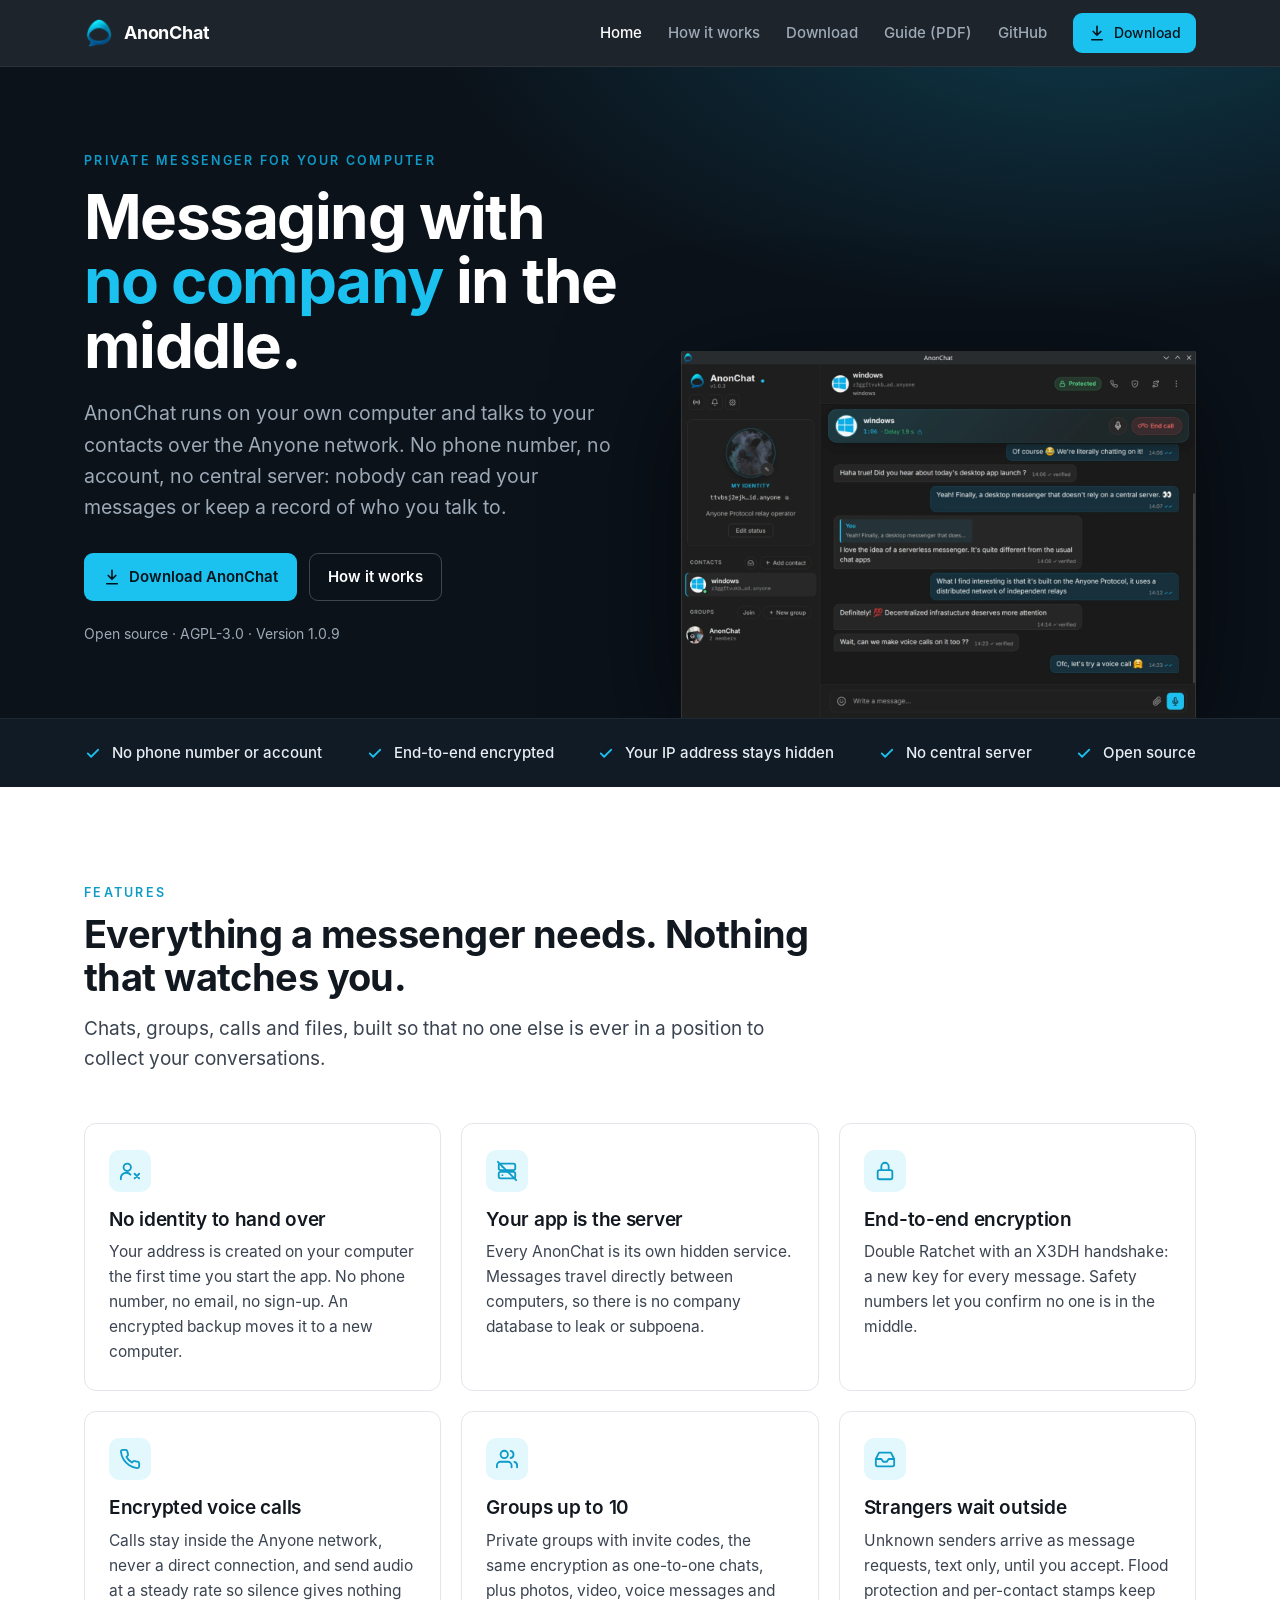
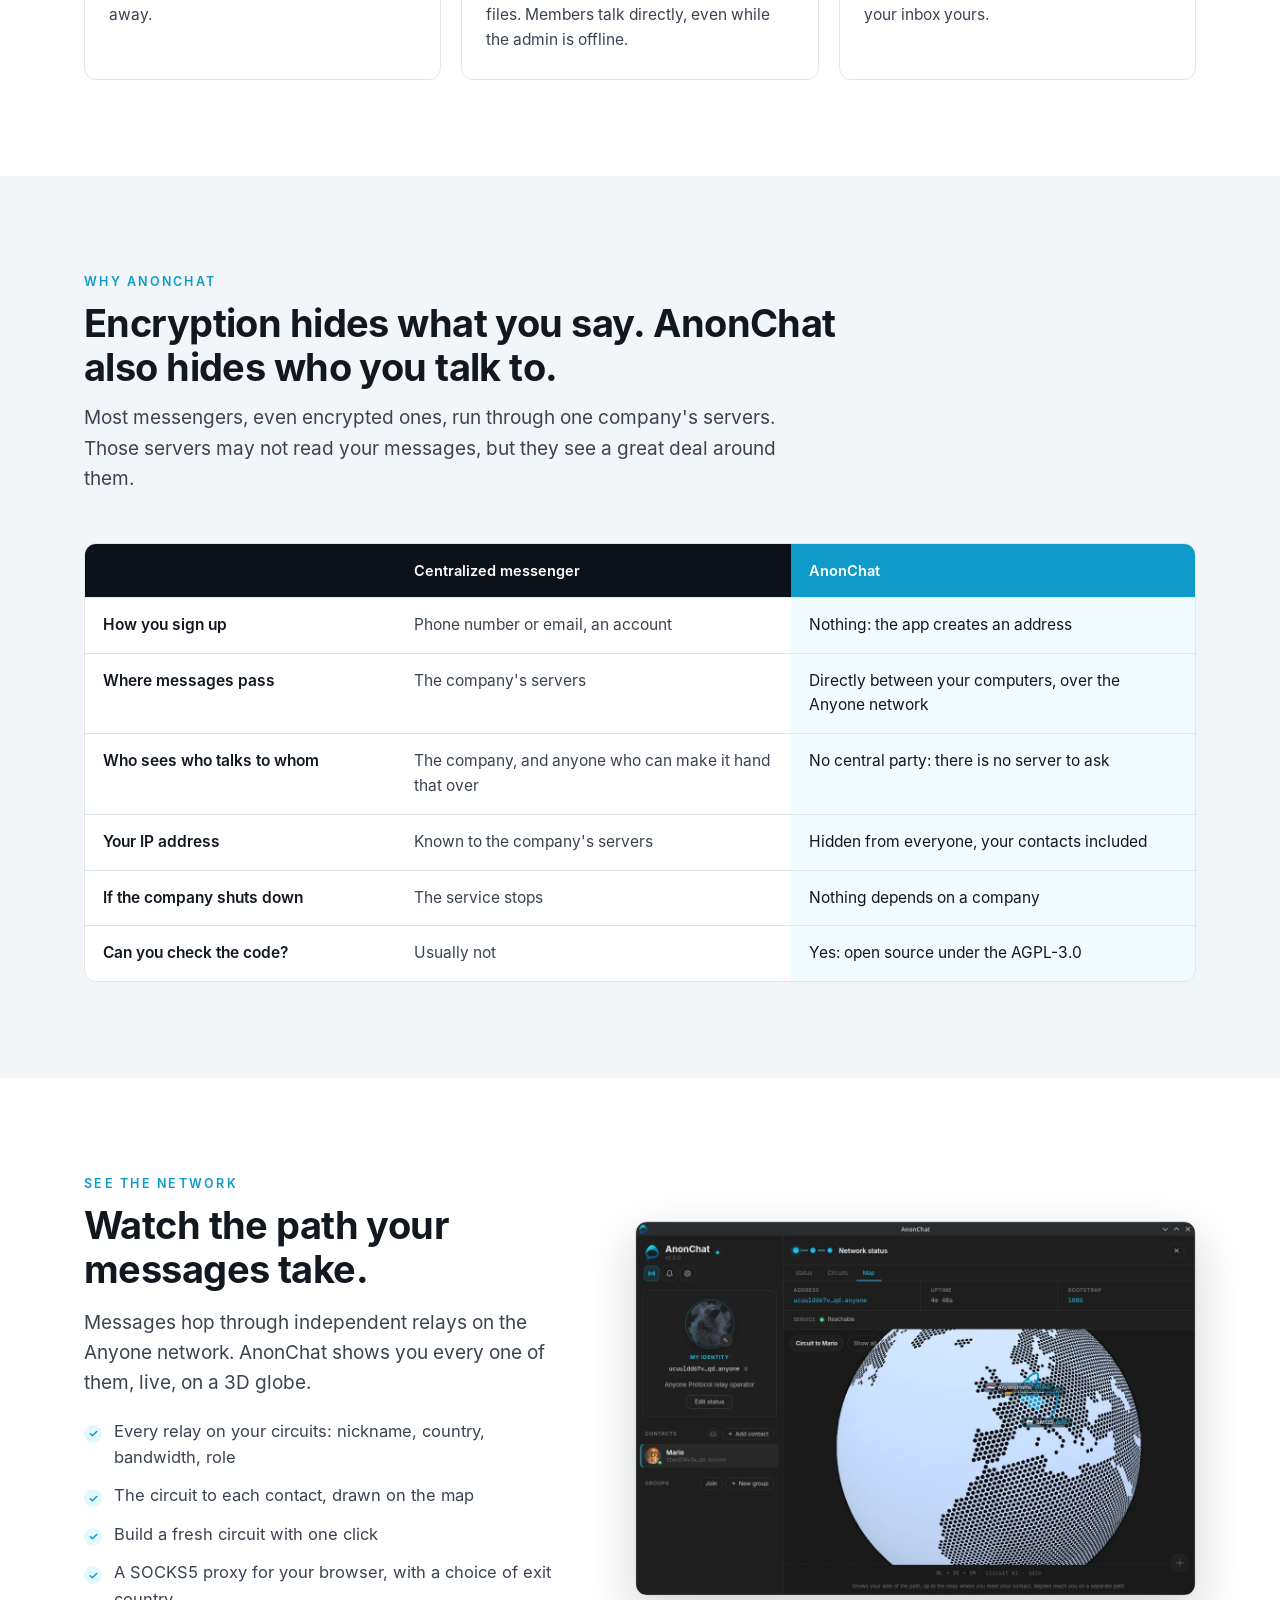
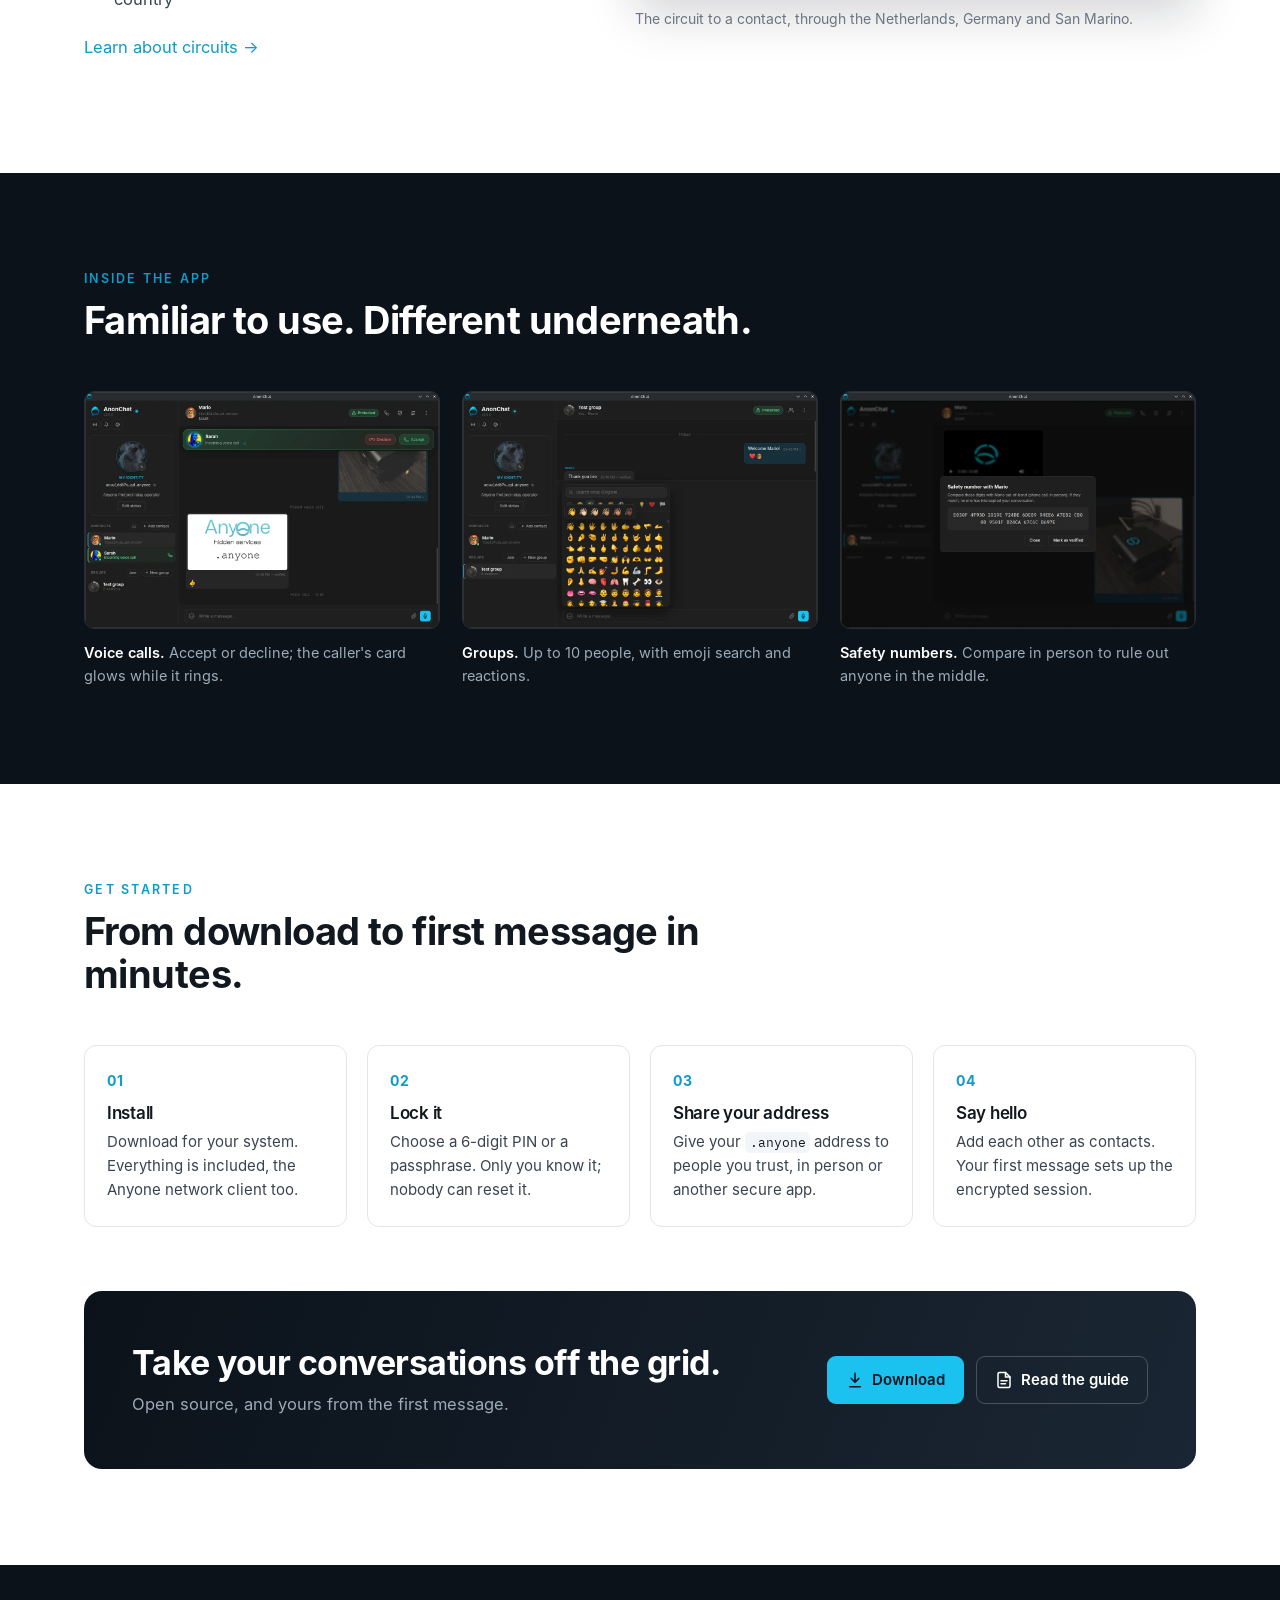
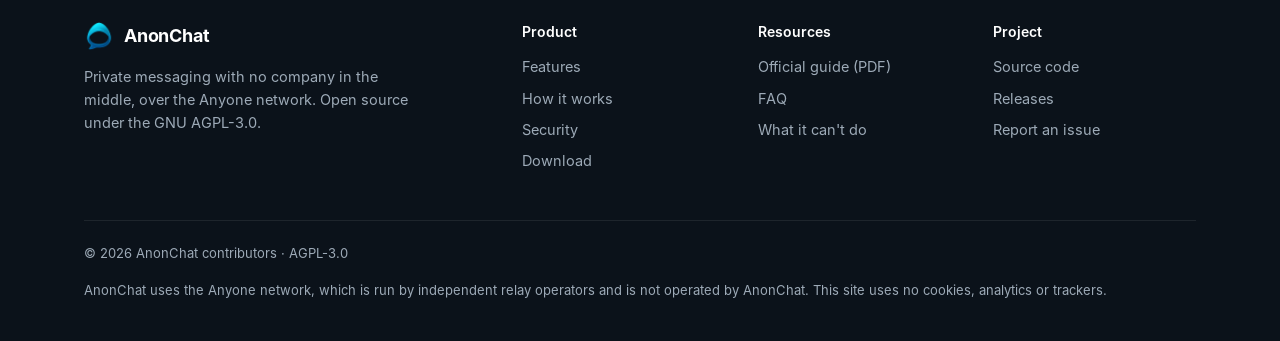
<file: index.html>
<!doctype html>
<html lang="en"><head><meta charset="utf-8"><meta name="viewport" content="width=device-width,initial-scale=1">
<title>AnonChat · Private messaging with no company in the middle</title><meta name="description" content="AnonChat is a private desktop messenger that runs over the Anyone network: no phone number, no account, no central server. End-to-end encrypted, open source.">
<meta property="og:title" content="AnonChat · Private messaging with no company in the middle"><meta property="og:description" content="AnonChat is a private desktop messenger that runs over the Anyone network: no phone number, no account, no central server. End-to-end encrypted, open source."><meta property="og:image" content="https://xmranonp.github.io/anonchat-website/assets/img/og-chat.png"><meta property="og:image:width" content="1200"><meta property="og:image:height" content="630"><meta property="og:url" content="https://xmranonp.github.io/anonchat-website/"><meta name="twitter:card" content="summary_large_image"><link rel="canonical" href="https://xmranonp.github.io/anonchat-website/">
<meta name="referrer" content="no-referrer">
<link rel="icon" href="assets/img/favicon.png"><link rel="stylesheet" href="assets/style.css"></head><body>
<header class="nav"><div class="wrap">
<a class="brand" href="index.html"><img src="assets/img/app-icon.png" alt="">AnonChat</a>
<button class="menu-toggle" type="button" aria-expanded="false" aria-controls="menu">Menu</button>
<nav id="menu"><a href="index.html" aria-current="page">Home</a><a href="how-it-works.html">How it works</a><a href="download.html">Download</a><a href="assets/AnonChat-Official-Guide.pdf">Guide (PDF)</a><a href="https://github.com/xmranonp/AnonChat">GitHub</a><a class="btn btn-primary" href="download.html"><svg width="18" height="18" viewBox="0 0 24 24" fill="none" stroke="currentColor" stroke-width="2.2" stroke-linecap="round" stroke-linejoin="round"><path d="M12 3v12M7 10l5 5 5-5M5 21h14"/></svg>Download</a></nav>
</div></header>
<main>
<section class="hero"><div class="wrap grid">
  <div style="padding-bottom:72px">
    <div class="kicker">Private messenger for your computer</div>
    <h1>Messaging with <em>no company</em> in the middle.</h1>
    <p class="lead">AnonChat runs on your own computer and talks to your contacts over the Anyone network. No phone number, no account, no central server: nobody can read your messages or keep a record of who you talk to.</p>
    <div class="ctas"><a class="btn btn-primary" href="download.html"><svg width="18" height="18" viewBox="0 0 24 24" fill="none" stroke="currentColor" stroke-width="2.2" stroke-linecap="round" stroke-linejoin="round"><path d="M12 3v12M7 10l5 5 5-5M5 21h14"/></svg>Download AnonChat</a><a class="btn btn-ghost" href="how-it-works.html">How it works</a></div>
    <div class="meta">Open source · AGPL-3.0 · Version 1.0.9</div>
  </div>
  <div class="shot"><img src="assets/img/chat.webp" alt="AnonChat conversation window with an active voice call" width="1360" height="974"></div>
</div></section>

<div class="strip"><ul>
  <li><svg width="18" height="18" viewBox="0 0 24 24" fill="none" stroke="currentColor" stroke-width="2.4" stroke-linecap="round" stroke-linejoin="round"><path d="M5 12.5l4.5 4.5L19 7.5"/></svg>No phone number or account</li>
  <li><svg width="18" height="18" viewBox="0 0 24 24" fill="none" stroke="currentColor" stroke-width="2.4" stroke-linecap="round" stroke-linejoin="round"><path d="M5 12.5l4.5 4.5L19 7.5"/></svg>End-to-end encrypted</li>
  <li><svg width="18" height="18" viewBox="0 0 24 24" fill="none" stroke="currentColor" stroke-width="2.4" stroke-linecap="round" stroke-linejoin="round"><path d="M5 12.5l4.5 4.5L19 7.5"/></svg>Your IP address stays hidden</li>
  <li><svg width="18" height="18" viewBox="0 0 24 24" fill="none" stroke="currentColor" stroke-width="2.4" stroke-linecap="round" stroke-linejoin="round"><path d="M5 12.5l4.5 4.5L19 7.5"/></svg>No central server</li>
  <li><svg width="18" height="18" viewBox="0 0 24 24" fill="none" stroke="currentColor" stroke-width="2.4" stroke-linecap="round" stroke-linejoin="round"><path d="M5 12.5l4.5 4.5L19 7.5"/></svg>Open source</li>
</ul></div>

<section id="features"><div class="wrap">
  <div class="head"><div class="kicker">Features</div><h2>Everything a messenger needs. Nothing that watches you.</h2><p class="lead">Chats, groups, calls and files, built so that no one else is ever in a position to collect your conversations.</p></div>
  <div class="cards">
    <div class="card"><div class="ico"><svg width="22" height="22" viewBox="0 0 24 24" fill="none" stroke="currentColor" stroke-width="2" stroke-linecap="round" stroke-linejoin="round"><circle cx="9" cy="8" r="4"/><path d="M2 21v-1a6 6 0 0 1 10.5-4"/><path d="M17 15l5 5M22 15l-5 5"/></svg></div><h3>No identity to hand over</h3><p>Your address is created on your computer the first time you start the app. No phone number, no email, no sign-up. An encrypted backup moves it to a new computer.</p></div>
    <div class="card"><div class="ico"><svg width="22" height="22" viewBox="0 0 24 24" fill="none" stroke="currentColor" stroke-width="2" stroke-linecap="round" stroke-linejoin="round"><rect x="3" y="4" width="18" height="7" rx="2"/><rect x="3" y="13" width="18" height="7" rx="2"/><path d="M7 7.5h.01M7 16.5h.01"/><path d="M2 2l20 20"/></svg></div><h3>Your app is the server</h3><p>Every AnonChat is its own hidden service. Messages travel directly between computers, so there is no company database to leak or subpoena.</p></div>
    <div class="card"><div class="ico"><svg width="22" height="22" viewBox="0 0 24 24" fill="none" stroke="currentColor" stroke-width="2" stroke-linecap="round" stroke-linejoin="round"><rect x="4" y="11" width="16" height="10" rx="2"/><path d="M8 11V7a4 4 0 0 1 8 0v4"/></svg></div><h3>End-to-end encryption</h3><p>Double Ratchet with an X3DH handshake: a new key for every message. Safety numbers let you confirm no one is in the middle.</p></div>
    <div class="card"><div class="ico"><svg width="22" height="22" viewBox="0 0 24 24" fill="none" stroke="currentColor" stroke-width="2" stroke-linecap="round" stroke-linejoin="round"><path d="M22 16.9v3a2 2 0 0 1-2.2 2 19.8 19.8 0 0 1-8.6-3.1 19.5 19.5 0 0 1-6-6A19.8 19.8 0 0 1 2.1 4.2 2 2 0 0 1 4.1 2h3a2 2 0 0 1 2 1.7c.1 1 .4 1.9.7 2.8a2 2 0 0 1-.5 2.1L8.1 9.9a16 16 0 0 0 6 6l1.3-1.3a2 2 0 0 1 2.1-.4c.9.3 1.8.6 2.8.7a2 2 0 0 1 1.7 2z"/></svg></div><h3>Encrypted voice calls</h3><p>Calls stay inside the Anyone network, never a direct connection, and send audio at a steady rate so silence gives nothing away.</p></div>
    <div class="card"><div class="ico"><svg width="22" height="22" viewBox="0 0 24 24" fill="none" stroke="currentColor" stroke-width="2" stroke-linecap="round" stroke-linejoin="round"><path d="M17 21v-2a4 4 0 0 0-4-4H5a4 4 0 0 0-4 4v2"/><circle cx="9" cy="7" r="4"/><path d="M23 21v-2a4 4 0 0 0-3-3.9M16 3.1a4 4 0 0 1 0 7.8"/></svg></div><h3>Groups up to 10</h3><p>Private groups with invite codes, the same encryption as one-to-one chats, plus photos, video, voice messages and files. Members talk directly, even while the admin is offline.</p></div>
    <div class="card"><div class="ico"><svg width="22" height="22" viewBox="0 0 24 24" fill="none" stroke="currentColor" stroke-width="2" stroke-linecap="round" stroke-linejoin="round"><path d="M22 12h-6l-2 3h-4l-2-3H2"/><path d="M5.5 5h13L22 12v6a2 2 0 0 1-2 2H4a2 2 0 0 1-2-2v-6z"/></svg></div><h3>Strangers wait outside</h3><p>Unknown senders arrive as message requests, text only, until you accept. Flood protection and per-contact stamps keep your inbox yours.</p></div>
  </div>
</div></section>

<section class="alt"><div class="wrap">
  <div class="head"><div class="kicker">Why AnonChat</div><h2>Encryption hides what you say. AnonChat also hides who you talk to.</h2><p class="lead">Most messengers, even encrypted ones, run through one company's servers. Those servers may not read your messages, but they see a great deal around them.</p></div>
  <div class="table-wrap"><table class="table">
    <tr><th></th><th>Centralized messenger</th><th class="hl">AnonChat</th></tr>
    <tr><td>How you sign up</td><td>Phone number or email, an account</td><td class="hl">Nothing: the app creates an address</td></tr>
    <tr><td>Where messages pass</td><td>The company's servers</td><td class="hl">Directly between your computers, over the Anyone network</td></tr>
    <tr><td>Who sees who talks to whom</td><td>The company, and anyone who can make it hand that over</td><td class="hl">No central party: there is no server to ask</td></tr>
    <tr><td>Your IP address</td><td>Known to the company's servers</td><td class="hl">Hidden from everyone, your contacts included</td></tr>
    <tr><td>If the company shuts down</td><td>The service stops</td><td class="hl">Nothing depends on a company</td></tr>
    <tr><td>Can you check the code?</td><td>Usually not</td><td class="hl">Yes: open source under the AGPL-3.0</td></tr>
  </table></div>
</div></section>

<section><div class="wrap split">
  <div class="txt"><div class="kicker">See the network</div><h2 style="margin:10px 0 16px">Watch the path your messages take.</h2>
    <p class="lead">Messages hop through independent relays on the Anyone network. AnonChat shows you every one of them, live, on a 3D globe.</p>
    <ul class="checks">
      <li>Every relay on your circuits: nickname, country, bandwidth, role</li>
      <li>The circuit to each contact, drawn on the map</li>
      <li>Build a fresh circuit with one click</li>
      <li>A SOCKS5 proxy for your browser, with a choice of exit country</li>
    </ul>
    <p style="margin-top:22px"><a href="how-it-works.html#circuits">Learn about circuits →</a></p></div>
  <div class="frame"><img src="assets/img/globe.webp" alt="AnonChat map tab showing a circuit on a globe" loading="lazy" width="1182" height="790"><div class="caption">The circuit to a contact, through the Netherlands, Germany and San Marino.</div></div>
</div></section>

<section class="dark"><div class="wrap">
  <div class="head"><div class="kicker">Inside the app</div><h2>Familiar to use. Different underneath.</h2></div>
  <div class="gallery">
    <figure><img src="assets/img/incoming-call.webp" alt="Incoming voice call" loading="lazy" width="1182" height="790"><figcaption><b>Voice calls.</b> Accept or decline; the caller's card glows while it rings.</figcaption></figure>
    <figure><img src="assets/img/group-chat.webp" alt="Group chat with emoji picker" loading="lazy" width="1182" height="790"><figcaption><b>Groups.</b> Up to 10 people, with emoji search and reactions.</figcaption></figure>
    <figure><img src="assets/img/safety-number.webp" alt="Safety number dialog" loading="lazy" width="1182" height="790"><figcaption><b>Safety numbers.</b> Compare in person to rule out anyone in the middle.</figcaption></figure>
  </div>
</div></section>

<section><div class="wrap">
  <div class="head"><div class="kicker">Get started</div><h2>From download to first message in minutes.</h2></div>
  <ol class="steps">
    <li><h3>Install</h3><p>Download for your system. Everything is included, the Anyone network client too.</p></li>
    <li><h3>Lock it</h3><p>Choose a 6-digit PIN or a passphrase. Only you know it; nobody can reset it.</p></li>
    <li><h3>Share your address</h3><p>Give your <code>.anyone</code> address to people you trust, in person or another secure app.</p></li>
    <li><h3>Say hello</h3><p>Add each other as contacts. Your first message sets up the encrypted session.</p></li>
  </ol>
  <div class="cta" style="margin-top:64px"><div><h2>Take your conversations off the grid.</h2><p>Open source, and yours from the first message.</p></div><div style="display:flex;gap:12px;flex-wrap:wrap"><a class="btn btn-primary" href="download.html"><svg width="18" height="18" viewBox="0 0 24 24" fill="none" stroke="currentColor" stroke-width="2.2" stroke-linecap="round" stroke-linejoin="round"><path d="M12 3v12M7 10l5 5 5-5M5 21h14"/></svg>Download</a><a class="btn btn-ghost" href="assets/AnonChat-Official-Guide.pdf"><svg width="18" height="18" viewBox="0 0 24 24" fill="none" stroke="currentColor" stroke-width="2" stroke-linecap="round" stroke-linejoin="round"><path d="M14 2H6a2 2 0 0 0-2 2v16a2 2 0 0 0 2 2h12a2 2 0 0 0 2-2V8z"/><path d="M14 2v6h6M8 13h8M8 17h6"/></svg>Read the guide</a></div></div>
</div></section>
</main>
<footer><div class="wrap"><div class="cols">
<div><a class="brand" href="index.html"><img src="assets/img/app-icon.png" alt="">AnonChat</a><p style="margin-top:14px;max-width:340px">Private messaging with no company in the middle, over the Anyone network. Open source under the GNU AGPL-3.0.</p></div>
<div><h4>Product</h4><ul><li><a href="index.html#features">Features</a></li><li><a href="how-it-works.html">How it works</a></li><li><a href="how-it-works.html#security">Security</a></li><li><a href="download.html">Download</a></li></ul></div>
<div><h4>Resources</h4><ul><li><a href="assets/AnonChat-Official-Guide.pdf">Official guide (PDF)</a></li><li><a href="download.html#faq">FAQ</a></li><li><a href="how-it-works.html#limits">What it can't do</a></li></ul></div>
<div><h4>Project</h4><ul><li><a href="https://github.com/xmranonp/AnonChat">Source code</a></li><li><a href="https://github.com/xmranonp/AnonChat/releases/latest">Releases</a></li><li><a href="https://github.com/xmranonp/AnonChat/issues">Report an issue</a></li></ul></div>
</div><div class="legal"><span>© 2026 AnonChat contributors · AGPL-3.0</span><span>AnonChat uses the Anyone network, which is run by independent relay operators and is not operated by AnonChat. This site uses no cookies, analytics or trackers.</span></div></div></footer>
<script>(function(){var b=document.querySelector('.menu-toggle'),n=document.getElementById('menu');if(!b)return;b.addEventListener('click',function(){var o=n.classList.toggle('open');b.setAttribute('aria-expanded',o)})})();</script>
</body></html>
</file>
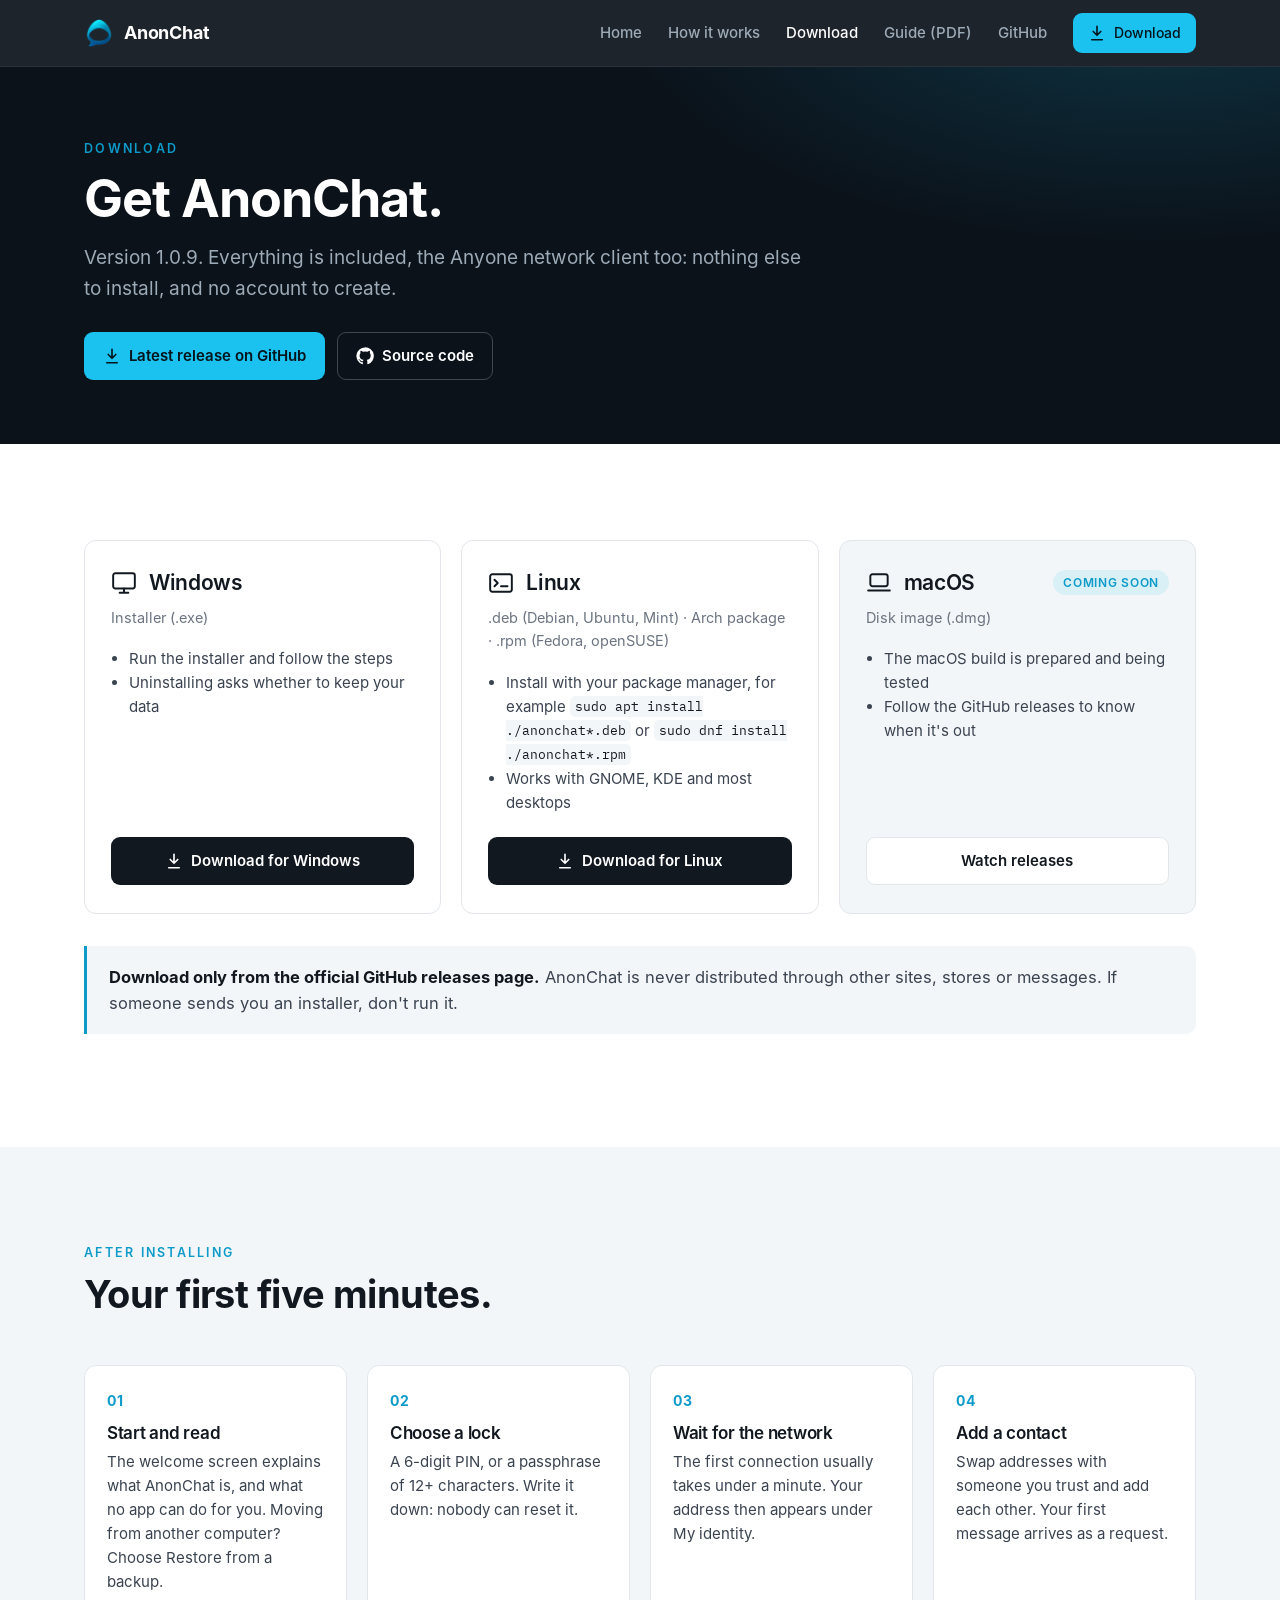
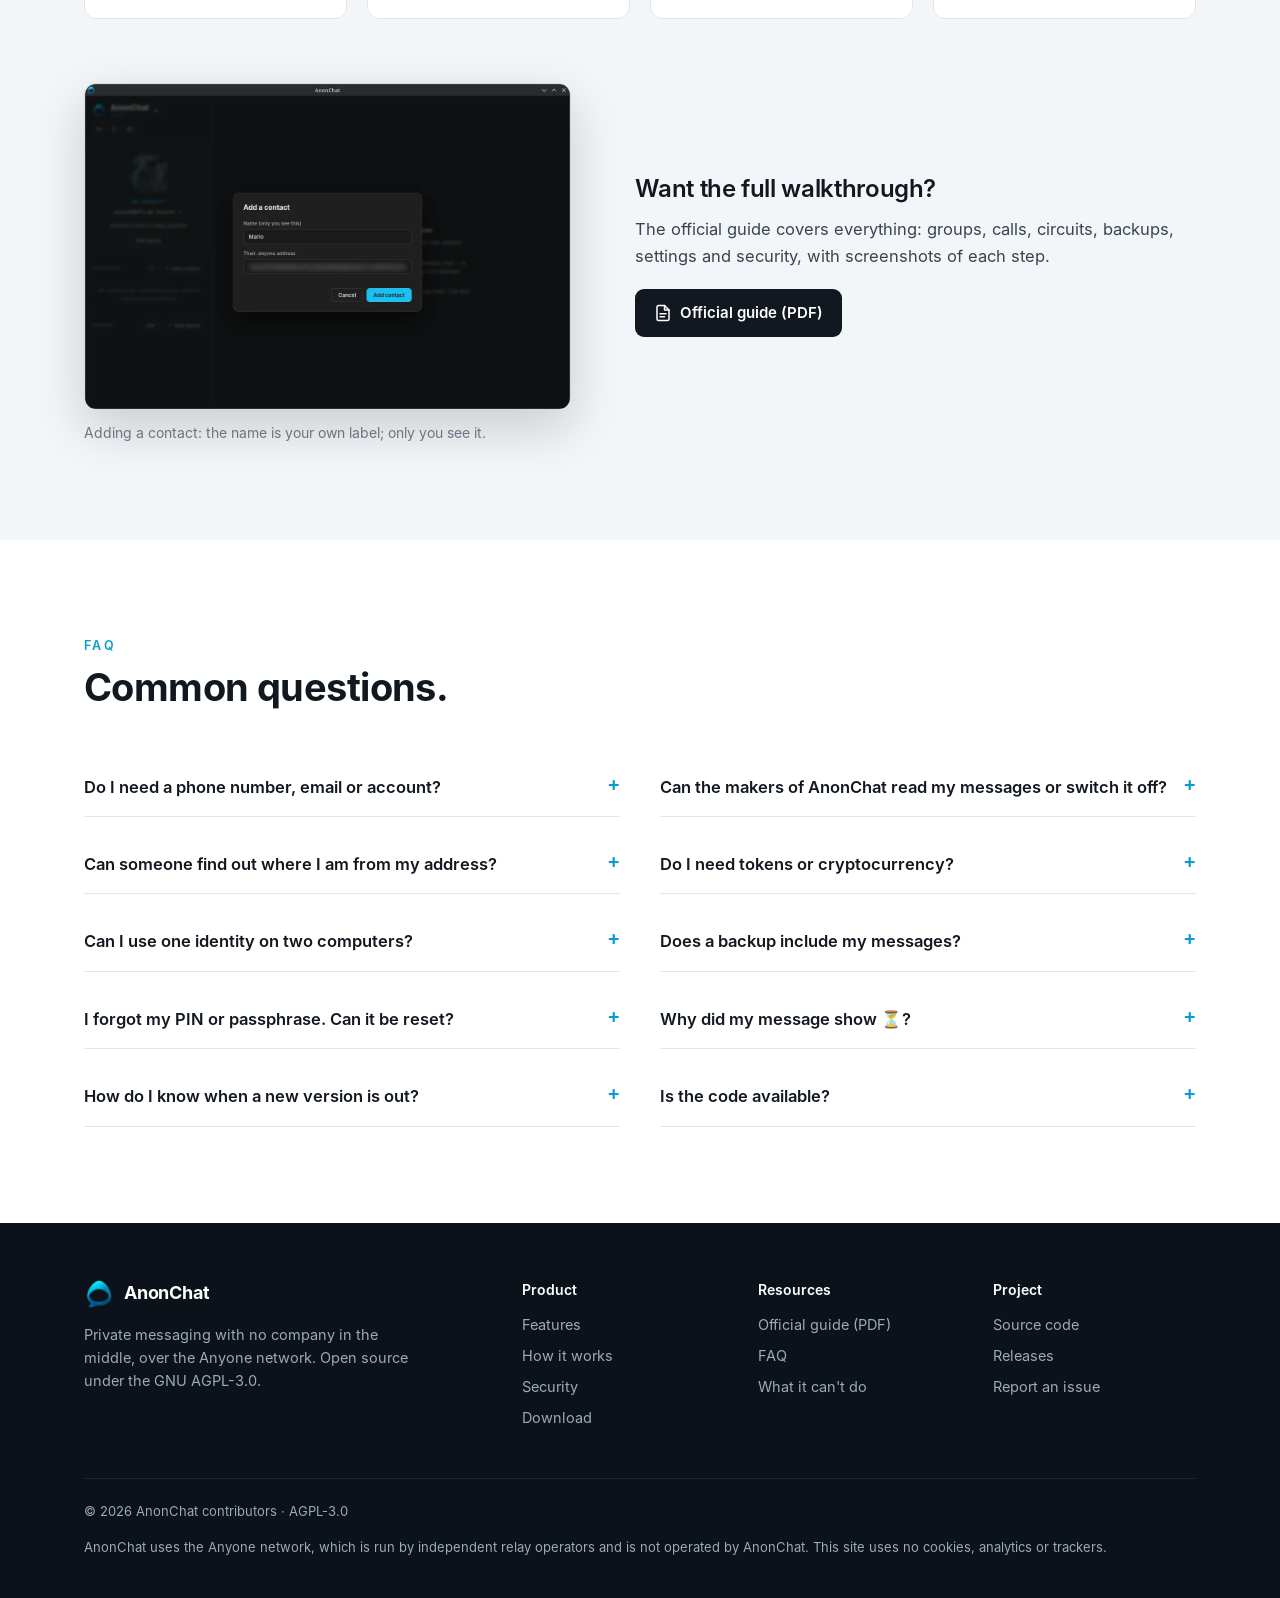
<file: download.html>
<!doctype html>
<html lang="en"><head><meta charset="utf-8"><meta name="viewport" content="width=device-width,initial-scale=1">
<title>Download AnonChat</title><meta name="description" content="Download AnonChat for Windows and Linux from the official GitHub releases. Open source, no account needed.">
<meta property="og:title" content="Download AnonChat"><meta property="og:description" content="Download AnonChat for Windows and Linux from the official GitHub releases. Open source, no account needed."><meta property="og:image" content="https://xmranonp.github.io/anonchat-website/assets/img/og-chat.png"><meta property="og:image:width" content="1200"><meta property="og:image:height" content="630"><meta property="og:url" content="https://xmranonp.github.io/anonchat-website/download.html"><meta name="twitter:card" content="summary_large_image"><link rel="canonical" href="https://xmranonp.github.io/anonchat-website/download.html">
<meta name="referrer" content="no-referrer">
<link rel="icon" href="assets/img/favicon.png"><link rel="stylesheet" href="assets/style.css"></head><body>
<header class="nav"><div class="wrap">
<a class="brand" href="index.html"><img src="assets/img/app-icon.png" alt="">AnonChat</a>
<button class="menu-toggle" type="button" aria-expanded="false" aria-controls="menu">Menu</button>
<nav id="menu"><a href="index.html">Home</a><a href="how-it-works.html">How it works</a><a href="download.html" aria-current="page">Download</a><a href="assets/AnonChat-Official-Guide.pdf">Guide (PDF)</a><a href="https://github.com/xmranonp/AnonChat">GitHub</a><a class="btn btn-primary" href="download.html"><svg width="18" height="18" viewBox="0 0 24 24" fill="none" stroke="currentColor" stroke-width="2.2" stroke-linecap="round" stroke-linejoin="round"><path d="M12 3v12M7 10l5 5 5-5M5 21h14"/></svg>Download</a></nav>
</div></header>
<main>
<section class="page-hero"><div class="wrap">
  <div class="kicker">Download</div>
  <h1>Get AnonChat.</h1>
  <p class="lead">Version 1.0.9. Everything is included, the Anyone network client too: nothing else to install, and no account to create.</p>
  <div style="display:flex;gap:12px;flex-wrap:wrap;margin-top:28px"><a class="btn btn-primary" href="https://github.com/xmranonp/AnonChat/releases/latest"><svg width="18" height="18" viewBox="0 0 24 24" fill="none" stroke="currentColor" stroke-width="2.2" stroke-linecap="round" stroke-linejoin="round"><path d="M12 3v12M7 10l5 5 5-5M5 21h14"/></svg>Latest release on GitHub</a><a class="btn btn-ghost" href="https://github.com/xmranonp/AnonChat"><svg width="18" height="18" viewBox="0 0 24 24" fill="currentColor"><path d="M12 .5a11.5 11.5 0 0 0-3.6 22.4c.6.1.8-.2.8-.6v-2c-3.2.7-3.9-1.5-3.9-1.5-.5-1.3-1.3-1.7-1.3-1.7-1-.7.1-.7.1-.7 1.2.1 1.8 1.2 1.8 1.2 1 1.8 2.8 1.3 3.5 1 .1-.8.4-1.3.7-1.6-2.6-.3-5.3-1.3-5.3-5.7 0-1.3.5-2.3 1.2-3.1-.1-.3-.5-1.5.1-3.1 0 0 1-.3 3.2 1.2a11 11 0 0 1 5.8 0C17.3 4.8 18.3 5 18.3 5c.6 1.6.2 2.8.1 3.1.8.8 1.2 1.8 1.2 3.1 0 4.4-2.7 5.4-5.3 5.7.4.4.8 1.1.8 2.2v3.2c0 .4.2.7.8.6A11.5 11.5 0 0 0 12 .5z"/></svg>Source code</a></div>
</div></section>

<section><div class="wrap">
  <div class="platforms">
    <div class="platform"><div class="os"><svg width="26" height="26" viewBox="0 0 24 24" fill="none" stroke="currentColor" stroke-width="1.8" stroke-linecap="round" stroke-linejoin="round"><rect x="2" y="3" width="20" height="14" rx="2"/><path d="M8 21h8M12 17v4"/></svg><h3>Windows</h3></div><div class="fmt">Installer (.exe)</div>
      <ul><li>Run the installer and follow the steps</li><li>Uninstalling asks whether to keep your data</li></ul>
      <a class="btn btn-dark" href="https://github.com/xmranonp/AnonChat/releases/latest"><svg width="18" height="18" viewBox="0 0 24 24" fill="none" stroke="currentColor" stroke-width="2.2" stroke-linecap="round" stroke-linejoin="round"><path d="M12 3v12M7 10l5 5 5-5M5 21h14"/></svg>Download for Windows</a></div>
    <div class="platform"><div class="os"><svg width="26" height="26" viewBox="0 0 24 24" fill="none" stroke="currentColor" stroke-width="1.8" stroke-linecap="round" stroke-linejoin="round"><rect x="2" y="4" width="20" height="16" rx="2"/><path d="M6 9l3 3-3 3M12 15h6"/></svg><h3>Linux</h3></div><div class="fmt">.deb (Debian, Ubuntu, Mint) · Arch package · .rpm (Fedora, openSUSE)</div>
      <ul><li>Install with your package manager, for example <code>sudo apt install ./anonchat*.deb</code> or <code>sudo dnf install ./anonchat*.rpm</code></li><li>Works with GNOME, KDE and most desktops</li></ul>
      <a class="btn btn-dark" href="https://github.com/xmranonp/AnonChat/releases/latest"><svg width="18" height="18" viewBox="0 0 24 24" fill="none" stroke="currentColor" stroke-width="2.2" stroke-linecap="round" stroke-linejoin="round"><path d="M12 3v12M7 10l5 5 5-5M5 21h14"/></svg>Download for Linux</a></div>
    <div class="platform soon"><div class="os"><svg width="26" height="26" viewBox="0 0 24 24" fill="none" stroke="currentColor" stroke-width="1.8" stroke-linecap="round" stroke-linejoin="round"><rect x="4" y="4" width="16" height="11" rx="2"/><path d="M2 19h20"/></svg><h3>macOS</h3><span class="badge">Coming soon</span></div><div class="fmt">Disk image (.dmg)</div>
      <ul><li>The macOS build is prepared and being tested</li><li>Follow the GitHub releases to know when it's out</li></ul>
      <a class="btn btn-line" href="https://github.com/xmranonp/AnonChat/releases">Watch releases</a></div>
  </div>
  <p class="note" style="margin-top:32px"><b>Download only from the official GitHub releases page.</b> AnonChat is never distributed through other sites, stores or messages. If someone sends you an installer, don't run it.</p>
</div></section>

<section class="alt"><div class="wrap">
  <div class="head"><div class="kicker">After installing</div><h2>Your first five minutes.</h2></div>
  <ol class="steps">
    <li><h3>Start and read</h3><p>The welcome screen explains what AnonChat is, and what no app can do for you. Moving from another computer? Choose Restore from a backup.</p></li>
    <li><h3>Choose a lock</h3><p>A 6-digit PIN, or a passphrase of 12+ characters. Write it down: nobody can reset it.</p></li>
    <li><h3>Wait for the network</h3><p>The first connection usually takes under a minute. Your address then appears under My identity.</p></li>
    <li><h3>Add a contact</h3><p>Swap addresses with someone you trust and add each other. Your first message arrives as a request.</p></li>
  </ol>
  <div class="split" style="margin-top:64px">
    <div class="frame"><img src="assets/img/add-contact.webp" alt="Adding a contact" loading="lazy" width="1182" height="790"><div class="caption">Adding a contact: the name is your own label; only you see it.</div></div>
    <div class="txt"><h3 style="font-size:24px;margin-bottom:12px">Want the full walkthrough?</h3><p>The official guide covers everything: groups, calls, circuits, backups, settings and security, with screenshots of each step.</p><p style="margin-top:20px"><a class="btn btn-dark" href="assets/AnonChat-Official-Guide.pdf"><svg width="18" height="18" viewBox="0 0 24 24" fill="none" stroke="currentColor" stroke-width="2" stroke-linecap="round" stroke-linejoin="round"><path d="M14 2H6a2 2 0 0 0-2 2v16a2 2 0 0 0 2 2h12a2 2 0 0 0 2-2V8z"/><path d="M14 2v6h6M8 13h8M8 17h6"/></svg>Official guide (PDF)</a></p></div>
  </div>
</div></section>

<section id="faq"><div class="wrap">
  <div class="head"><div class="kicker">FAQ</div><h2>Common questions.</h2></div>
  <div class="faq">
    <details><summary>Do I need a phone number, email or account?</summary><p>No. Installing the app creates your address, and that is all.</p></details>
    <details><summary>Can the makers of AnonChat read my messages or switch it off?</summary><p>No. There is no AnonChat server: messages go from your computer to your contact's, encrypted with keys that never leave those two computers.</p></details>
    <details><summary>Can someone find out where I am from my address?</summary><p>No. A <code>.anyone</code> address reveals neither your IP address nor your location. Share it only with people you want to hear from; strangers can only send a message request, and you can turn those off.</p></details>
    <details><summary>Do I need tokens or cryptocurrency?</summary><p>No. Relay operators earn the rewards; AnonChat only uses the network. Nothing to buy or hold.</p></details>
    <details><summary>Can I use one identity on two computers?</summary><p>Not at the same time. You can move your identity to another computer: create a backup in Settings, then choose Restore from a backup on the new one. Your address, keys and contacts come with it.</p></details>
    <details><summary>Does a backup include my messages?</summary><p>No. It holds your address, keys, contacts, groups, blocked list and settings. Messages, photos and files stay on the computer that received them.</p></details>
    <details><summary>I forgot my PIN or passphrase. Can it be reset?</summary><p>No. Only you ever had it. If you made a backup, erase and restore it to keep your address; otherwise erase everything and start again with a new address.</p></details>
    <details><summary>Why did my message show ⏳?</summary><p>Your contact's app wasn't reachable. Yours keeps trying and sends it as soon as they're back, within the waiting time set for that chat.</p></details>
    <details><summary>How do I know when a new version is out?</summary><p>Press <b>Check for updates</b> in Settings → Updates, or switch on <b>Check for updates when AnonChat starts</b> (off by default) and AnonChat asks once at every start. Either way the request goes through the Anyone network, and AnonChat only shows you the new version and its link: it never downloads or installs anything. Open the link in a SOCKS5 compatible browser set to the Anyone proxy, <code>127.0.0.1:9050</code> (your usual browser would show GitHub your IP address), and check the file against <code>SHA256SUMS.txt</code>.</p></details>
    <details><summary>Is the code available?</summary><p>Yes, under the GNU AGPL-3.0. Anyone can read, check and build it from the GitHub repository.</p></details>
  </div>
</div></section>
</main>
<footer><div class="wrap"><div class="cols">
<div><a class="brand" href="index.html"><img src="assets/img/app-icon.png" alt="">AnonChat</a><p style="margin-top:14px;max-width:340px">Private messaging with no company in the middle, over the Anyone network. Open source under the GNU AGPL-3.0.</p></div>
<div><h4>Product</h4><ul><li><a href="index.html#features">Features</a></li><li><a href="how-it-works.html">How it works</a></li><li><a href="how-it-works.html#security">Security</a></li><li><a href="download.html">Download</a></li></ul></div>
<div><h4>Resources</h4><ul><li><a href="assets/AnonChat-Official-Guide.pdf">Official guide (PDF)</a></li><li><a href="download.html#faq">FAQ</a></li><li><a href="how-it-works.html#limits">What it can't do</a></li></ul></div>
<div><h4>Project</h4><ul><li><a href="https://github.com/xmranonp/AnonChat">Source code</a></li><li><a href="https://github.com/xmranonp/AnonChat/releases/latest">Releases</a></li><li><a href="https://github.com/xmranonp/AnonChat/issues">Report an issue</a></li></ul></div>
</div><div class="legal"><span>© 2026 AnonChat contributors · AGPL-3.0</span><span>AnonChat uses the Anyone network, which is run by independent relay operators and is not operated by AnonChat. This site uses no cookies, analytics or trackers.</span></div></div></footer>
<script>(function(){var b=document.querySelector('.menu-toggle'),n=document.getElementById('menu');if(!b)return;b.addEventListener('click',function(){var o=n.classList.toggle('open');b.setAttribute('aria-expanded',o)})})();</script>
</body></html>
</file>
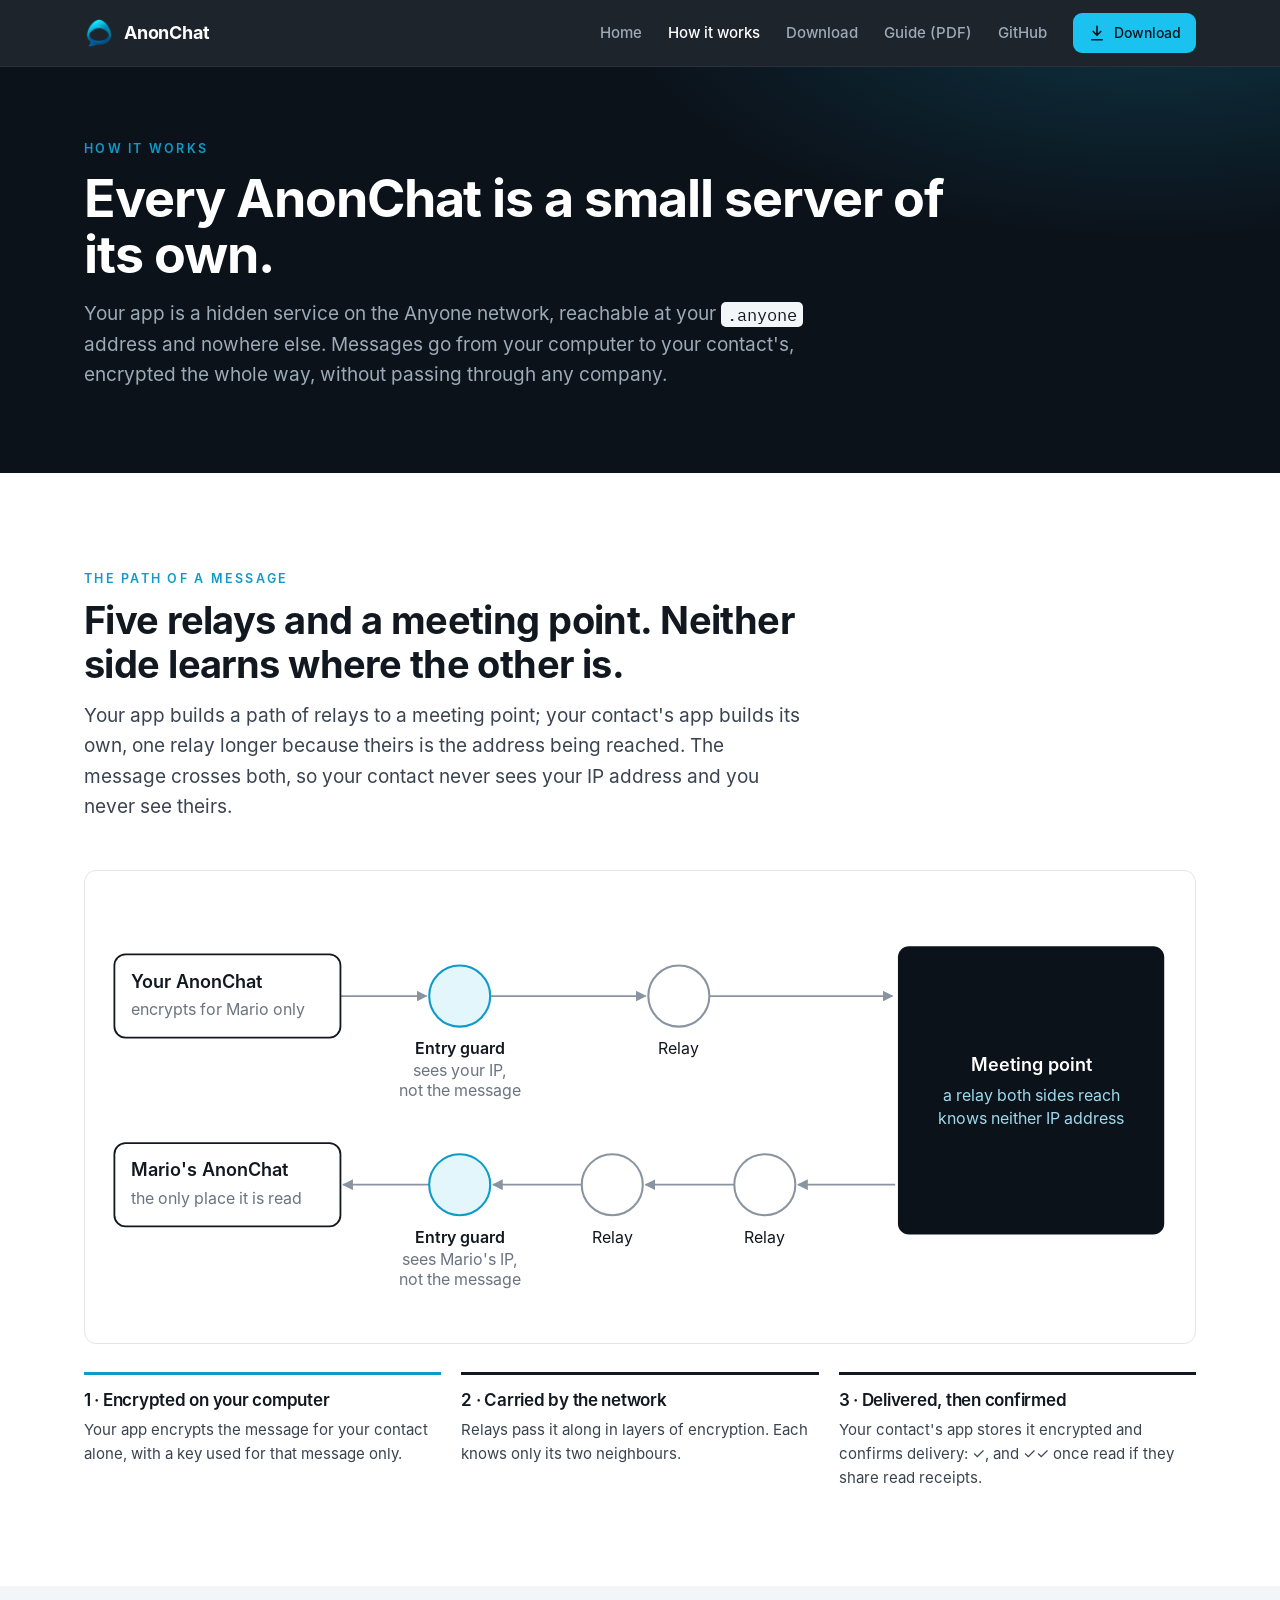
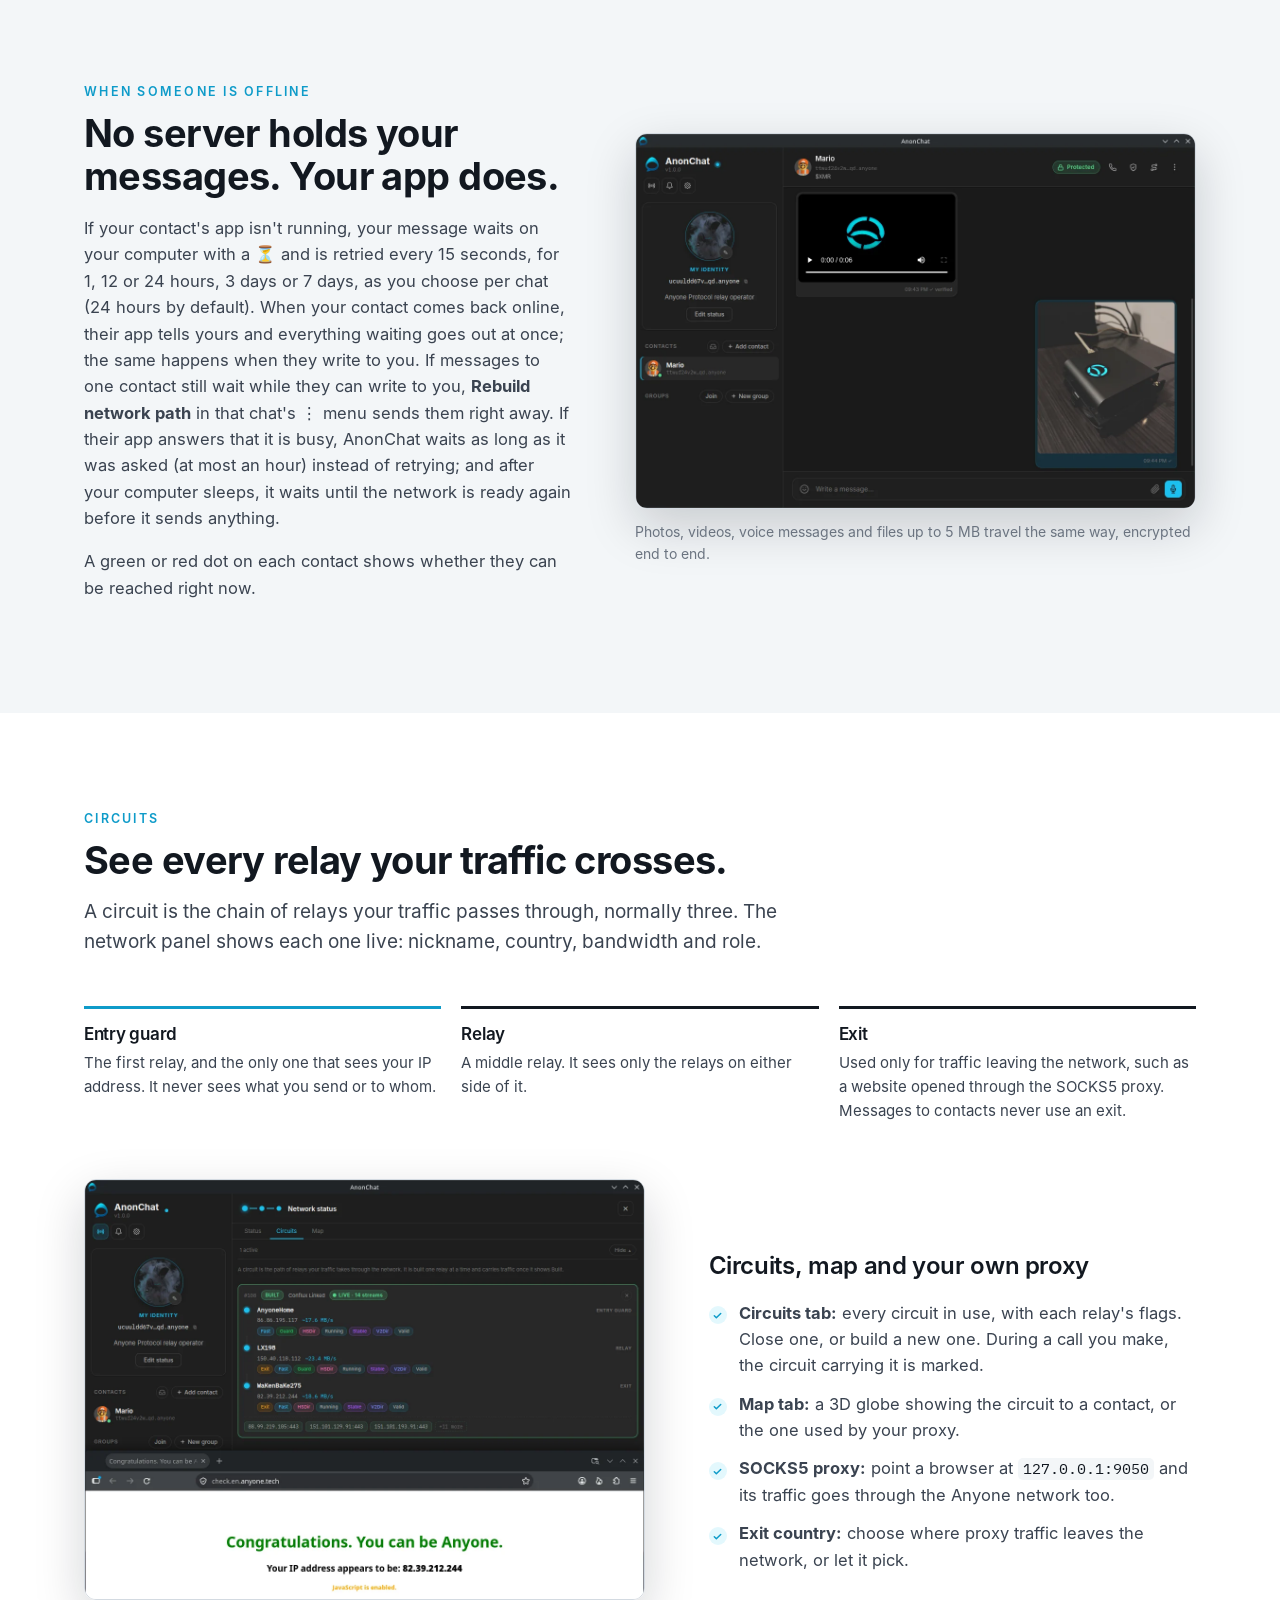
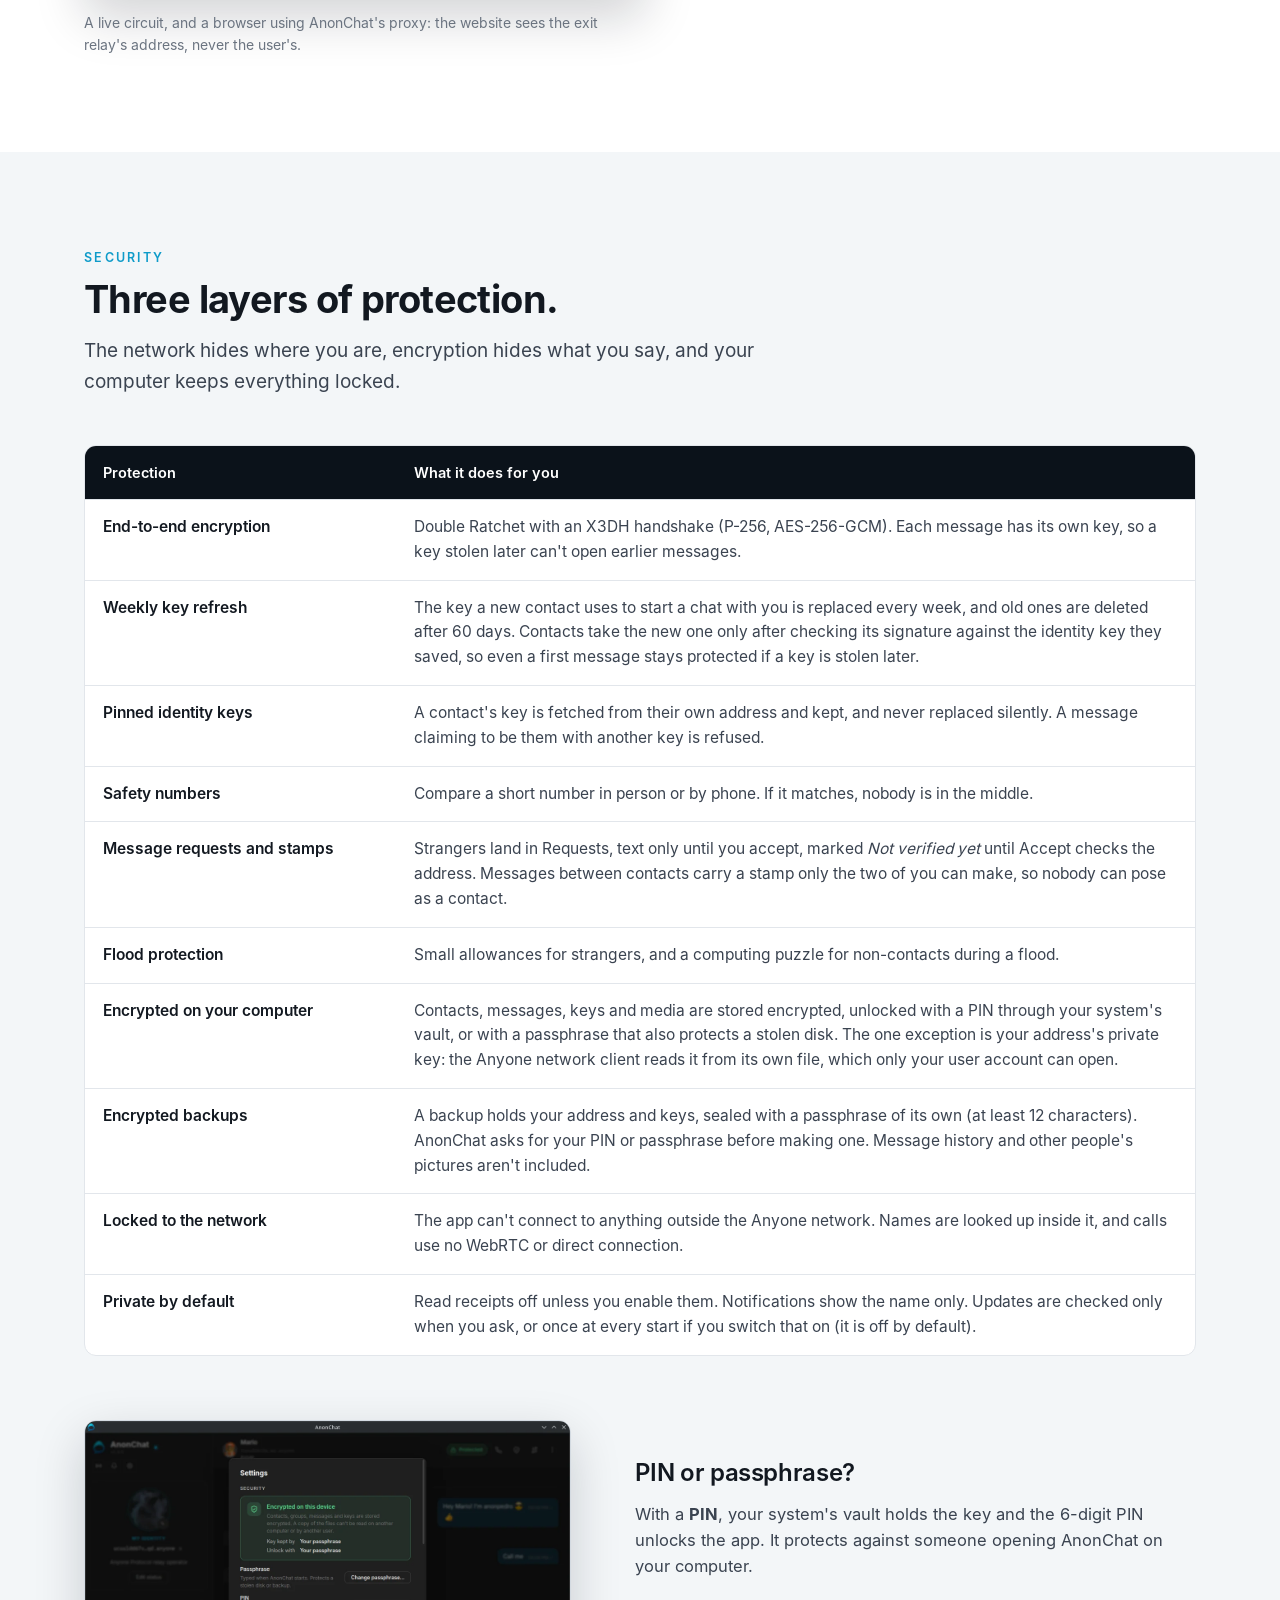
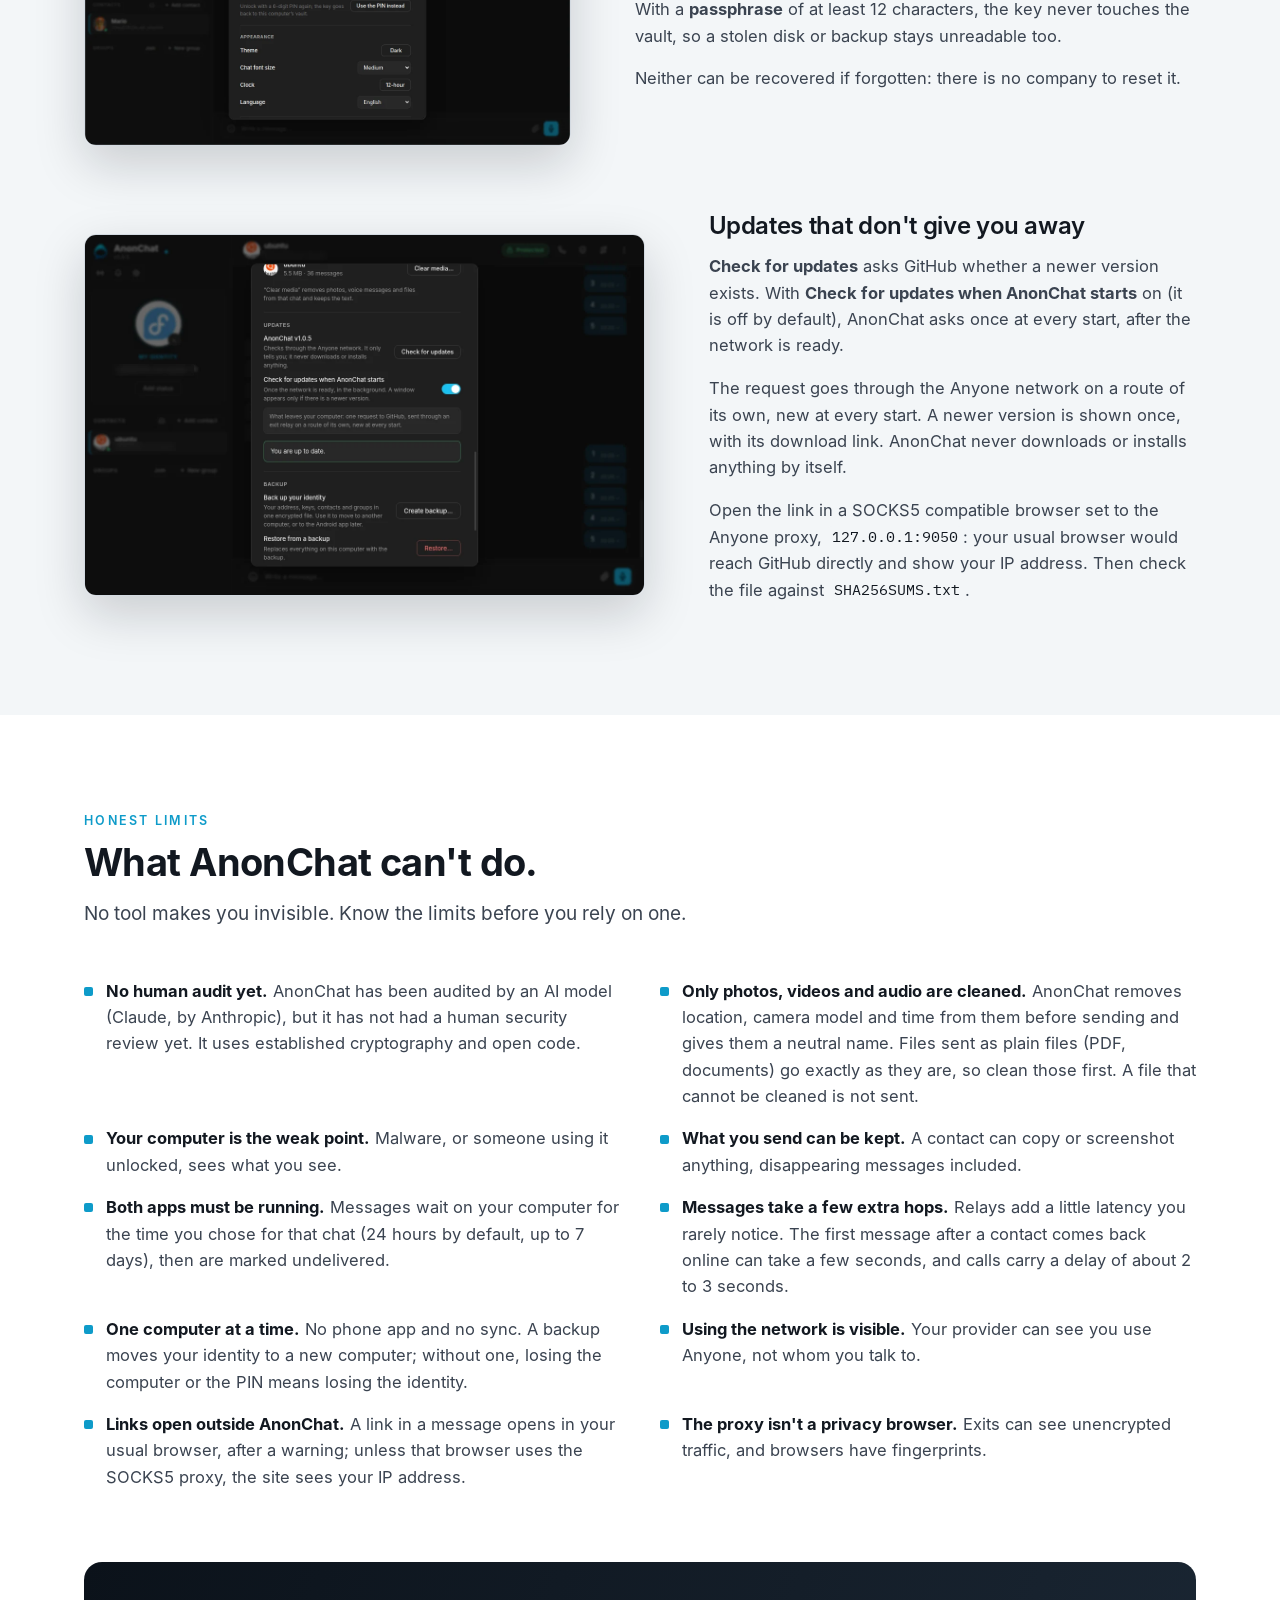
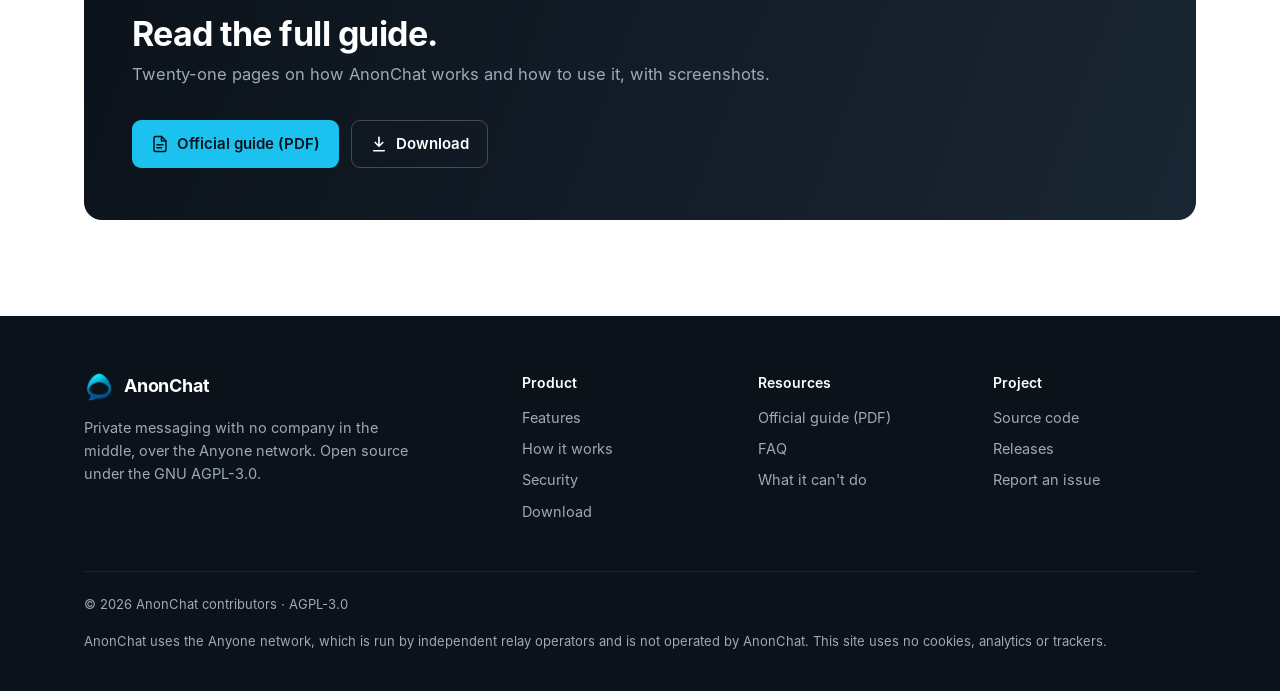
<file: how-it-works.html>
<!doctype html>
<html lang="en"><head><meta charset="utf-8"><meta name="viewport" content="width=device-width,initial-scale=1">
<title>How AnonChat works · Circuits and security</title><meta name="description" content="How AnonChat delivers messages over the Anyone network without a server, how circuits work, and the security features that protect you.">
<meta property="og:title" content="How AnonChat works · Circuits and security"><meta property="og:description" content="How AnonChat delivers messages over the Anyone network without a server, how circuits work, and the security features that protect you."><meta property="og:image" content="https://xmranonp.github.io/anonchat-website/assets/img/og-chat.png"><meta property="og:image:width" content="1200"><meta property="og:image:height" content="630"><meta property="og:url" content="https://xmranonp.github.io/anonchat-website/how-it-works.html"><meta name="twitter:card" content="summary_large_image"><link rel="canonical" href="https://xmranonp.github.io/anonchat-website/how-it-works.html">
<meta name="referrer" content="no-referrer">
<link rel="icon" href="assets/img/favicon.png"><link rel="stylesheet" href="assets/style.css"></head><body>
<header class="nav"><div class="wrap">
<a class="brand" href="index.html"><img src="assets/img/app-icon.png" alt="">AnonChat</a>
<button class="menu-toggle" type="button" aria-expanded="false" aria-controls="menu">Menu</button>
<nav id="menu"><a href="index.html">Home</a><a href="how-it-works.html" aria-current="page">How it works</a><a href="download.html">Download</a><a href="assets/AnonChat-Official-Guide.pdf">Guide (PDF)</a><a href="https://github.com/xmranonp/AnonChat">GitHub</a><a class="btn btn-primary" href="download.html"><svg width="18" height="18" viewBox="0 0 24 24" fill="none" stroke="currentColor" stroke-width="2.2" stroke-linecap="round" stroke-linejoin="round"><path d="M12 3v12M7 10l5 5 5-5M5 21h14"/></svg>Download</a></nav>
</div></header>
<main>
<section class="page-hero"><div class="wrap">
  <div class="kicker">How it works</div>
  <h1>Every AnonChat is a small server of its own.</h1>
  <p class="lead">Your app is a hidden service on the Anyone network, reachable at your <code>.anyone</code> address and nowhere else. Messages go from your computer to your contact's, encrypted the whole way, without passing through any company.</p>
</div></section>

<section><div class="wrap">
  <div class="head"><div class="kicker">The path of a message</div><h2>Five relays and a meeting point. Neither side learns where the other is.</h2><p class="lead">Your app builds a path of relays to a meeting point; your contact's app builds its own, one relay longer because theirs is the address being reached. The message crosses both, so your contact never sees your IP address and you never see theirs.</p></div>
  <div class="diagram">
  <svg viewBox="0 0 760 300" xmlns="http://www.w3.org/2000/svg" font-family="Inter,system-ui,sans-serif" font-size="13" role="img" aria-label="A message crosses five relays and a meeting point between two AnonChat apps">
    <defs><marker id="a" viewBox="0 0 10 10" refX="9" refY="5" markerWidth="6" markerHeight="6" orient="auto-start-reverse"><path d="M0 0L10 5L0 10z" fill="#8A94A0"/></marker></defs>
    <g fill="none" stroke="#8A94A0" stroke-width="1.3">
      <path d="M164 70H226" marker-end="url(#a)"/><path d="M272 70H384" marker-end="url(#a)"/><path d="M430 70H562" marker-end="url(#a)"/>
      <path d="M564 206H494" marker-end="url(#a)"/><path d="M448 206H384" marker-end="url(#a)"/><path d="M338 206H274" marker-end="url(#a)"/><path d="M228 206H166" marker-end="url(#a)"/>
    </g>
    <rect x="1" y="40" width="163" height="60" rx="8" fill="#fff" stroke="#121820" stroke-width="1.3"/>
    <text x="13" y="64" font-weight="600" fill="#121820">Your AnonChat</text><text x="13" y="84" font-size="11.5" fill="#6B7480">encrypts for Mario only</text>
    <rect x="1" y="176" width="163" height="60" rx="8" fill="#fff" stroke="#121820" stroke-width="1.3"/>
    <text x="13" y="200" font-weight="600" fill="#121820">Mario's AnonChat</text><text x="13" y="220" font-size="11.5" fill="#6B7480">the only place it is read</text>
    <g stroke-width="1.5">
      <circle cx="250" cy="70" r="22" fill="#E3F6FC" stroke="#0E9BC9"/><circle cx="408" cy="70" r="22" fill="#fff" stroke="#8A94A0"/>
      <circle cx="250" cy="206" r="22" fill="#E3F6FC" stroke="#0E9BC9"/><circle cx="360" cy="206" r="22" fill="#fff" stroke="#8A94A0"/><circle cx="470" cy="206" r="22" fill="#fff" stroke="#8A94A0"/>
    </g>
    <g font-size="11.5" text-anchor="middle">
      <text x="250" y="112" font-weight="600" fill="#121820">Entry guard</text><text x="250" y="128" fill="#6B7480">sees your IP,</text><text x="250" y="142" fill="#6B7480">not the message</text>
      <text x="408" y="112" fill="#121820">Relay</text>
      <text x="250" y="248" font-weight="600" fill="#121820">Entry guard</text><text x="250" y="264" fill="#6B7480">sees Mario's IP,</text><text x="250" y="278" fill="#6B7480">not the message</text>
      <text x="360" y="248" fill="#121820">Relay</text><text x="470" y="248" fill="#121820">Relay</text>
    </g>
    <rect x="566" y="34" width="192" height="208" rx="8" fill="#0B121A"/>
    <text x="662" y="124" text-anchor="middle" font-weight="600" fill="#fff">Meeting point</text>
    <text x="662" y="146" text-anchor="middle" font-size="11.5" fill="#9FD9EC">a relay both sides reach</text>
    <text x="662" y="162" text-anchor="middle" font-size="11.5" fill="#9FD9EC">knows neither IP address</text>
  </svg>
  </div>
  <div class="roles">
    <div class="g"><h3>1 · Encrypted on your computer</h3><p>Your app encrypts the message for your contact alone, with a key used for that message only.</p></div>
    <div><h3>2 · Carried by the network</h3><p>Relays pass it along in layers of encryption. Each knows only its two neighbours.</p></div>
    <div><h3>3 · Delivered, then confirmed</h3><p>Your contact's app stores it encrypted and confirms delivery: ✓, and ✓✓ once read if they share read receipts.</p></div>
  </div>
</div></section>

<section class="alt"><div class="wrap split">
  <div class="txt"><div class="kicker">When someone is offline</div><h2 style="margin:10px 0 16px">No server holds your messages. Your app does.</h2>
    <p>If your contact's app isn't running, your message waits on your computer with a ⏳ and is retried every 15 seconds, for 1, 12 or 24 hours, 3 days or 7 days, as you choose per chat (24 hours by default). When your contact comes back online, their app tells yours and everything waiting goes out at once; the same happens when they write to you. If messages to one contact still wait while they can write to you, <b>Rebuild network path</b> in that chat's ⋮ menu sends them right away. If their app answers that it is busy, AnonChat waits as long as it was asked (at most an hour) instead of retrying; and after your computer sleeps, it waits until the network is ready again before it sends anything.</p>
    <p>A green or red dot on each contact shows whether they can be reached right now.</p></div>
  <div class="frame"><img src="assets/img/media.webp" alt="A chat with a video and a photo" loading="lazy" width="1182" height="790"><div class="caption">Photos, videos, voice messages and files up to 5 MB travel the same way, encrypted end to end.</div></div>
</div></section>

<section id="circuits"><div class="wrap">
  <div class="head"><div class="kicker">Circuits</div><h2>See every relay your traffic crosses.</h2><p class="lead">A circuit is the chain of relays your traffic passes through, normally three. The network panel shows each one live: nickname, country, bandwidth and role.</p></div>
  <div class="roles" style="margin:0 0 56px">
    <div class="g"><h3>Entry guard</h3><p>The first relay, and the only one that sees your IP address. It never sees what you send or to whom.</p></div>
    <div><h3>Relay</h3><p>A middle relay. It sees only the relays on either side of it.</p></div>
    <div><h3>Exit</h3><p>Used only for traffic leaving the network, such as a website opened through the SOCKS5 proxy. Messages to contacts never use an exit.</p></div>
  </div>
  <div class="split rev">
    <div class="txt"><h3 style="font-size:24px;margin-bottom:12px">Circuits, map and your own proxy</h3>
      <ul class="checks">
        <li><b>Circuits tab:</b> every circuit in use, with each relay's flags. Close one, or build a new one. During a call you make, the circuit carrying it is marked.</li>
        <li><b>Map tab:</b> a 3D globe showing the circuit to a contact, or the one used by your proxy.</li>
        <li><b>SOCKS5 proxy:</b> point a browser at <code>127.0.0.1:9050</code> and its traffic goes through the Anyone network too.</li>
        <li><b>Exit country:</b> choose where proxy traffic leaves the network, or let it pick.</li>
      </ul></div>
    <div class="frame"><img src="assets/img/circuit-check.webp" alt="Circuits tab with a live circuit and a browser using the proxy" loading="lazy" width="1182" height="886"><div class="caption">A live circuit, and a browser using AnonChat's proxy: the website sees the exit relay's address, never the user's.</div></div>
  </div>
</div></section>

<section id="security" class="alt"><div class="wrap">
  <div class="head"><div class="kicker">Security</div><h2>Three layers of protection.</h2><p class="lead">The network hides where you are, encryption hides what you say, and your computer keeps everything locked.</p></div>
  <div class="table-wrap"><table class="table">
    <tr><th>Protection</th><th>What it does for you</th></tr>
    <tr><td>End-to-end encryption</td><td>Double Ratchet with an X3DH handshake (P-256, AES-256-GCM). Each message has its own key, so a key stolen later can't open earlier messages.</td></tr>
    <tr><td>Weekly key refresh</td><td>The key a new contact uses to start a chat with you is replaced every week, and old ones are deleted after 60 days. Contacts take the new one only after checking its signature against the identity key they saved, so even a first message stays protected if a key is stolen later.</td></tr>
    <tr><td>Pinned identity keys</td><td>A contact's key is fetched from their own address and kept, and never replaced silently. A message claiming to be them with another key is refused.</td></tr>
    <tr><td>Safety numbers</td><td>Compare a short number in person or by phone. If it matches, nobody is in the middle.</td></tr>
    <tr><td>Message requests and stamps</td><td>Strangers land in Requests, text only until you accept, marked <i>Not verified yet</i> until Accept checks the address. Messages between contacts carry a stamp only the two of you can make, so nobody can pose as a contact.</td></tr>
    <tr><td>Flood protection</td><td>Small allowances for strangers, and a computing puzzle for non-contacts during a flood.</td></tr>
    <tr><td>Encrypted on your computer</td><td>Contacts, messages, keys and media are stored encrypted, unlocked with a PIN through your system's vault, or with a passphrase that also protects a stolen disk. The one exception is your address's private key: the Anyone network client reads it from its own file, which only your user account can open.</td></tr>
    <tr><td>Encrypted backups</td><td>A backup holds your address and keys, sealed with a passphrase of its own (at least 12 characters). AnonChat asks for your PIN or passphrase before making one. Message history and other people's pictures aren't included.</td></tr>
    <tr><td>Locked to the network</td><td>The app can't connect to anything outside the Anyone network. Names are looked up inside it, and calls use no WebRTC or direct connection.</td></tr>
    <tr><td>Private by default</td><td>Read receipts off unless you enable them. Notifications show the name only. Updates are checked only when you ask, or once at every start if you switch that on (it is off by default).</td></tr>
  </table></div>
  <div class="split" style="margin-top:64px">
    <div class="frame"><img src="assets/img/settings-security.webp" alt="Settings, Security section" loading="lazy" width="1182" height="790"></div>
    <div class="txt"><h3 style="font-size:24px;margin-bottom:12px">PIN or passphrase?</h3>
      <p>With a <b>PIN</b>, your system's vault holds the key and the 6-digit PIN unlocks the app. It protects against someone opening AnonChat on your computer.</p>
      <p>With a <b>passphrase</b> of at least 12 characters, the key never touches the vault, so a stolen disk or backup stays unreadable too.</p>
      <p>Neither can be recovered if forgotten: there is no company to reset it.</p></div>
  </div>
  <div class="split rev" style="margin-top:64px">
    <div class="frame"><img src="assets/img/settings-updates.webp" alt="Settings, Updates section with the start-up check switched on" loading="lazy" width="1180" height="760"></div>
    <div class="txt"><h3 style="font-size:24px;margin-bottom:12px">Updates that don't give you away</h3>
      <p><b>Check for updates</b> asks GitHub whether a newer version exists. With <b>Check for updates when AnonChat starts</b> on (it is off by default), AnonChat asks once at every start, after the network is ready.</p>
      <p>The request goes through the Anyone network on a route of its own, new at every start. A newer version is shown once, with its download link. AnonChat never downloads or installs anything by itself.</p>
      <p>Open the link in a SOCKS5 compatible browser set to the Anyone proxy, <code>127.0.0.1:9050</code>: your usual browser would reach GitHub directly and show your IP address. Then check the file against <code>SHA256SUMS.txt</code>.</p></div>
  </div>
</div></section>

<section id="limits"><div class="wrap">
  <div class="head"><div class="kicker">Honest limits</div><h2>What AnonChat can't do.</h2><p class="lead">No tool makes you invisible. Know the limits before you rely on one.</p></div>
  <ul class="limits">
    <li><b>No human audit yet.</b> AnonChat has been audited by an AI model (Claude, by Anthropic), but it has not had a human security review yet. It uses established cryptography and open code.</li>
    <li><b>Only photos, videos and audio are cleaned.</b> AnonChat removes location, camera model and time from them before sending and gives them a neutral name. Files sent as plain files (PDF, documents) go exactly as they are, so clean those first. A file that cannot be cleaned is not sent.</li>
    <li><b>Your computer is the weak point.</b> Malware, or someone using it unlocked, sees what you see.</li>
    <li><b>What you send can be kept.</b> A contact can copy or screenshot anything, disappearing messages included.</li>
    <li><b>Both apps must be running.</b> Messages wait on your computer for the time you chose for that chat (24 hours by default, up to 7 days), then are marked undelivered.</li>
    <li><b>Messages take a few extra hops.</b> Relays add a little latency you rarely notice. The first message after a contact comes back online can take a few seconds, and calls carry a delay of about 2 to 3 seconds.</li>
    <li><b>One computer at a time.</b> No phone app and no sync. A backup moves your identity to a new computer; without one, losing the computer or the PIN means losing the identity.</li>
    <li><b>Using the network is visible.</b> Your provider can see you use Anyone, not whom you talk to.</li>
    <li><b>Links open outside AnonChat.</b> A link in a message opens in your usual browser, after a warning; unless that browser uses the SOCKS5 proxy, the site sees your IP address.</li>
    <li><b>The proxy isn't a privacy browser.</b> Exits can see unencrypted traffic, and browsers have fingerprints.</li>
  </ul>
  <div class="cta" style="margin-top:72px"><div><h2>Read the full guide.</h2><p>Twenty-one pages on how AnonChat works and how to use it, with screenshots.</p></div><div style="display:flex;gap:12px;flex-wrap:wrap"><a class="btn btn-primary" href="assets/AnonChat-Official-Guide.pdf"><svg width="18" height="18" viewBox="0 0 24 24" fill="none" stroke="currentColor" stroke-width="2" stroke-linecap="round" stroke-linejoin="round"><path d="M14 2H6a2 2 0 0 0-2 2v16a2 2 0 0 0 2 2h12a2 2 0 0 0 2-2V8z"/><path d="M14 2v6h6M8 13h8M8 17h6"/></svg>Official guide (PDF)</a><a class="btn btn-ghost" href="download.html"><svg width="18" height="18" viewBox="0 0 24 24" fill="none" stroke="currentColor" stroke-width="2.2" stroke-linecap="round" stroke-linejoin="round"><path d="M12 3v12M7 10l5 5 5-5M5 21h14"/></svg>Download</a></div></div>
</div></section>
</main>
<footer><div class="wrap"><div class="cols">
<div><a class="brand" href="index.html"><img src="assets/img/app-icon.png" alt="">AnonChat</a><p style="margin-top:14px;max-width:340px">Private messaging with no company in the middle, over the Anyone network. Open source under the GNU AGPL-3.0.</p></div>
<div><h4>Product</h4><ul><li><a href="index.html#features">Features</a></li><li><a href="how-it-works.html">How it works</a></li><li><a href="how-it-works.html#security">Security</a></li><li><a href="download.html">Download</a></li></ul></div>
<div><h4>Resources</h4><ul><li><a href="assets/AnonChat-Official-Guide.pdf">Official guide (PDF)</a></li><li><a href="download.html#faq">FAQ</a></li><li><a href="how-it-works.html#limits">What it can't do</a></li></ul></div>
<div><h4>Project</h4><ul><li><a href="https://github.com/xmranonp/AnonChat">Source code</a></li><li><a href="https://github.com/xmranonp/AnonChat/releases/latest">Releases</a></li><li><a href="https://github.com/xmranonp/AnonChat/issues">Report an issue</a></li></ul></div>
</div><div class="legal"><span>© 2026 AnonChat contributors · AGPL-3.0</span><span>AnonChat uses the Anyone network, which is run by independent relay operators and is not operated by AnonChat. This site uses no cookies, analytics or trackers.</span></div></div></footer>
<script>(function(){var b=document.querySelector('.menu-toggle'),n=document.getElementById('menu');if(!b)return;b.addEventListener('click',function(){var o=n.classList.toggle('open');b.setAttribute('aria-expanded',o)})})();</script>
</body></html>
</file>
<file: assets/style.css>
/* AnonChat website — one stylesheet for all pages */
@font-face{font-family:Inter;src:url(fonts/Inter-Regular.woff) format('woff');font-weight:400;font-display:swap}
@font-face{font-family:Inter;src:url(fonts/Inter-Medium.woff) format('woff');font-weight:500;font-display:swap}
@font-face{font-family:Inter;src:url(fonts/Inter-SemiBold.woff) format('woff');font-weight:600;font-display:swap}
@font-face{font-family:Inter;src:url(fonts/Inter-Bold.woff) format('woff');font-weight:700;font-display:swap}
@font-face{font-family:Plex;src:url(fonts/IBMPlexMono-Regular.woff) format('woff');font-display:swap}

:root{
  --navy:#0B121A; --navy-2:#111B26; --navy-3:#1A2633;
  --ink:#121820; --body:#3A4350; --muted:#6B7480; --rule:#E2E6EB; --soft:#F3F6F8; --white:#fff;
  --cyan:#0E9BC9; --cyan-l:#1BC1EF; --cyan-t:rgba(27,193,239,.12);
  --on-dark:#E8EEF3; --on-dark-2:#9DAAB7;
  --radius:12px; --wrap:1160px;
}
*{box-sizing:border-box}
html{scroll-behavior:smooth}
body{margin:0;font-family:Inter,system-ui,-apple-system,'Segoe UI',sans-serif;color:var(--body);background:var(--white);font-size:16.5px;line-height:1.6;-webkit-font-smoothing:antialiased}
img{max-width:100%;height:auto;display:block}
a{color:var(--cyan);text-decoration:none}
a:hover{text-decoration:underline}
code{font-family:Plex,ui-monospace,monospace;font-size:.88em;background:var(--soft);padding:.1em .35em;border-radius:5px;color:var(--ink)}
.wrap{max-width:var(--wrap);margin:0 auto;padding:0 24px}
h1,h2,h3{color:var(--ink);letter-spacing:-.015em;margin:0}
h2{font-size:clamp(28px,3.4vw,38px);line-height:1.15;font-weight:700}
h3{font-size:19px;font-weight:600;line-height:1.3}
p{margin:0 0 1em}
.kicker{font-size:12.5px;font-weight:600;letter-spacing:.18em;text-transform:uppercase;color:var(--cyan)}
.lead{font-size:19px;color:var(--body);max-width:720px}

/* nav */
.nav{position:sticky;top:0;z-index:20;background:rgba(11,18,26,.92);backdrop-filter:saturate(1.4) blur(10px);border-bottom:1px solid rgba(255,255,255,.06)}
.nav .wrap{display:flex;align-items:center;gap:28px;height:66px}
.brand{display:flex;align-items:center;gap:10px;color:#fff;font-weight:700;font-size:18px;letter-spacing:-.01em}
.brand:hover{text-decoration:none}
.brand img{width:30px;height:30px}
.nav nav{display:flex;gap:26px;margin-left:auto;align-items:center}
.nav nav a{color:var(--on-dark-2);font-size:15px;font-weight:500}
.nav nav a:hover,.nav nav a[aria-current=page]{color:#fff;text-decoration:none}
.btn{display:inline-flex;align-items:center;gap:8px;border-radius:9px;font-weight:600;font-size:15px;padding:11px 18px;border:1px solid transparent;transition:background .15s,border-color .15s,color .15s}
.btn:hover{text-decoration:none}
.btn-primary{background:var(--cyan-l);color:#04141C}
.btn-primary:hover{background:#3BCBF2}
.btn-ghost{color:#fff;border-color:rgba(255,255,255,.22)}
.btn-ghost:hover{border-color:rgba(255,255,255,.5)}
.btn-dark{background:var(--ink);color:#fff}
.btn-dark:hover{background:#26303C}
.btn-line{color:var(--ink);border-color:var(--rule);background:#fff}
.btn-line:hover{border-color:#B9C2CC}
.nav .btn{padding:8px 14px;font-size:14px}
.nav nav a.btn-primary,.nav nav a.btn-primary:hover{color:#04141C}
.menu-toggle{display:none;margin-left:auto;background:none;border:1px solid rgba(255,255,255,.2);color:#fff;border-radius:8px;padding:7px 10px;font:inherit;font-size:14px}

/* hero */
.hero{background:radial-gradient(1100px 520px at 85% -10%,rgba(27,193,239,.22),transparent 60%),var(--navy);color:var(--on-dark);padding:84px 0 0;overflow:hidden}
.hero .grid{display:grid;grid-template-columns:1.05fr 1fr;gap:56px;align-items:center}
.hero h1{color:#fff;font-size:clamp(38px,5.2vw,62px);line-height:1.04;font-weight:700;letter-spacing:-.025em;margin:14px 0 20px}
.hero h1 em{font-style:normal;color:var(--cyan-l)}
.hero p.lead{color:var(--on-dark-2);font-size:19.5px}
.hero .ctas{display:flex;gap:12px;flex-wrap:wrap;margin:30px 0 22px}
.hero .meta{font-size:14px;color:var(--on-dark-2)}
.hero .shot{align-self:end;margin-bottom:-2px}
.hero .shot img{filter:drop-shadow(0 30px 60px rgba(0,0,0,.55))}
.page-hero{background:radial-gradient(900px 420px at 90% -20%,rgba(27,193,239,.2),transparent 60%),var(--navy);color:var(--on-dark-2);padding:72px 0 64px}
.page-hero h1{color:#fff;font-size:clamp(34px,4.4vw,52px);line-height:1.08;font-weight:700;letter-spacing:-.02em;margin:12px 0 16px;max-width:860px}
.page-hero .lead{color:var(--on-dark-2)}

/* trust strip */
.strip{background:var(--navy-2);border-top:1px solid rgba(255,255,255,.06)}
.strip ul{list-style:none;margin:0 auto;padding:22px 24px;max-width:var(--wrap);display:flex;flex-wrap:wrap;gap:14px 40px;justify-content:space-between}
.strip li{display:flex;align-items:center;gap:10px;color:var(--on-dark);font-size:15px;font-weight:500}
.strip svg{color:var(--cyan-l);flex:none}

/* sections */
section{padding:96px 0}
section.alt{background:var(--soft)}
section.dark{background:var(--navy);color:var(--on-dark-2)}
section.dark h2,section.dark h3{color:#fff}
.head{max-width:760px;margin-bottom:48px}
.head h2{margin:10px 0 14px}
.cards{display:grid;grid-template-columns:repeat(3,1fr);gap:20px}
.card{background:#fff;border:1px solid var(--rule);border-radius:var(--radius);padding:26px 24px}
.card .ico{width:42px;height:42px;border-radius:10px;background:var(--cyan-t);color:var(--cyan);display:grid;place-items:center;margin-bottom:16px}
.card h3{margin-bottom:8px}
.card p{margin:0;font-size:15.5px}
.split{display:grid;grid-template-columns:1fr 1.15fr;gap:64px;align-items:center}
.split.rev{grid-template-columns:1.15fr 1fr}
.split.rev .txt{order:2}
.frame img{border-radius:12px;border:1px solid #D3DAE1;box-shadow:0 18px 50px rgba(11,18,26,.18)}
.dark .frame img{border-color:rgba(255,255,255,.12);box-shadow:0 24px 60px rgba(0,0,0,.5)}
.caption{font-size:14px;color:var(--muted);margin-top:12px}
.dark .caption{color:var(--on-dark-2)}
.checks{list-style:none;padding:0;margin:18px 0 0}
.checks li{position:relative;padding-left:30px;margin-bottom:12px}
.checks li::before{content:"";position:absolute;left:0;top:.42em;width:18px;height:18px;border-radius:50%;background:var(--cyan-t) url("data:image/svg+xml,%3Csvg xmlns='http://www.w3.org/2000/svg' viewBox='0 0 24 24' fill='none' stroke='%230E9BC9' stroke-width='3.2' stroke-linecap='round' stroke-linejoin='round'%3E%3Cpath d='M5 12.5l4.5 4.5L19 7.5'/%3E%3C/svg%3E") center/11px no-repeat}
.dark .checks li{color:var(--on-dark)}

/* table */
.table{width:100%;border-collapse:separate;border-spacing:0;border:1px solid var(--rule);border-radius:var(--radius);overflow:hidden;background:#fff;font-size:15.5px}
.table th{background:var(--navy);color:#fff;text-align:left;font-weight:600;padding:15px 18px;font-size:14.5px}
.table th.hl{background:var(--cyan);}
.table td{padding:15px 18px;border-top:1px solid var(--rule);vertical-align:top}
.table td:first-child{font-weight:600;color:var(--ink);width:28%}
.table td.hl{background:rgba(27,193,239,.06);color:var(--ink)}
.table-wrap{overflow-x:auto}

/* gallery */
.gallery{display:grid;grid-template-columns:repeat(3,1fr);gap:22px}
.gallery figure{margin:0}
.gallery img{border-radius:10px;border:1px solid rgba(255,255,255,.12)}
.gallery figcaption{font-size:14.5px;margin-top:12px;color:var(--on-dark-2)}
.gallery figcaption b{color:#fff;font-weight:600}

/* steps */
.steps{counter-reset:s;display:grid;grid-template-columns:repeat(4,1fr);gap:20px;list-style:none;padding:0;margin:0}
.steps li{counter-increment:s;background:#fff;border:1px solid var(--rule);border-radius:var(--radius);padding:24px 22px}
.steps li::before{content:counter(s,decimal-leading-zero);display:block;font-weight:700;color:var(--cyan);font-size:14px;letter-spacing:.08em;margin-bottom:10px}
.steps h3{font-size:17px;margin-bottom:6px}
.steps p{font-size:15px;margin:0}

/* cta */
.cta{background:linear-gradient(110deg,var(--navy) 0,var(--navy-3) 100%);border-radius:18px;padding:52px 48px;display:flex;gap:32px;align-items:center;justify-content:space-between;flex-wrap:wrap;color:var(--on-dark-2)}
.cta h2{color:#fff;font-size:clamp(26px,3vw,34px)}
.cta p{margin:8px 0 0}

/* downloads */
.platforms{display:grid;grid-template-columns:repeat(3,1fr);gap:20px}
.platform{background:#fff;border:1px solid var(--rule);border-radius:var(--radius);padding:28px 26px;display:flex;flex-direction:column}
.platform .os{display:flex;align-items:center;gap:12px;margin-bottom:6px}
.platform .os svg{color:var(--ink)}
.platform h3{font-size:21px}
.platform .fmt{color:var(--muted);font-size:14.5px;margin:4px 0 18px}
.platform ul{margin:0 0 22px;padding-left:18px;font-size:15px}
.platform .btn{margin-top:auto;justify-content:center}
.platform.soon{background:var(--soft)}
.badge{display:inline-block;font-size:12px;font-weight:600;letter-spacing:.06em;text-transform:uppercase;color:var(--cyan);background:var(--cyan-t);border-radius:99px;padding:3px 10px;margin-left:auto}
.note{border-left:3px solid var(--cyan);background:var(--soft);padding:18px 22px;border-radius:0 10px 10px 0}
.note b{color:var(--ink)}
.faq{display:grid;grid-template-columns:1fr 1fr;gap:18px 40px}
.faq details{border-bottom:1px solid var(--rule);padding:16px 0}
.faq summary{cursor:pointer;font-weight:600;color:var(--ink);list-style:none;display:flex;justify-content:space-between;gap:16px}
.faq summary::after{content:"+";color:var(--cyan);font-weight:600;font-size:20px;line-height:1}
.faq details[open] summary::after{content:"–"}
.faq details p{margin:10px 0 0;font-size:15.5px}

/* diagram */
.diagram{background:#fff;border:1px solid var(--rule);border-radius:var(--radius);padding:28px}
.diagram svg{width:100%;height:auto;display:block}
.roles{display:grid;grid-template-columns:repeat(3,1fr);gap:20px;margin-top:28px}
.roles div{border-top:3px solid var(--ink);padding-top:14px}
.roles div.g{border-color:var(--cyan)}
.roles h3{font-size:17px;margin-bottom:6px}
.roles p{font-size:15px;margin:0}
.limits{display:grid;grid-template-columns:1fr 1fr;gap:16px 40px;list-style:none;padding:0;margin:0}
.limits li{padding-left:22px;position:relative}
.limits li::before{content:"";position:absolute;left:0;top:.55em;width:9px;height:9px;border-radius:2px;background:var(--cyan)}
.limits b{color:var(--ink)}

/* footer */
footer{background:var(--navy);color:var(--on-dark-2);padding:56px 0 40px;font-size:14.5px}
footer .cols{display:grid;grid-template-columns:2fr 1fr 1fr 1fr;gap:32px}
footer h4{color:#fff;font-size:14px;margin:0 0 12px;font-weight:600}
footer ul{list-style:none;padding:0;margin:0}
footer li{margin-bottom:8px}
footer a{color:var(--on-dark-2)}
footer a:hover{color:#fff}
footer .legal{border-top:1px solid rgba(255,255,255,.08);margin-top:40px;padding-top:22px;font-size:13px;display:flex;justify-content:space-between;gap:16px;flex-wrap:wrap}

/* responsive */
@media (max-width:980px){
  .hero .grid,.split,.split.rev{grid-template-columns:1fr;gap:40px}
  .split.rev .txt{order:0}
  .cards,.gallery,.platforms{grid-template-columns:1fr 1fr}
  .steps{grid-template-columns:1fr 1fr}
  footer .cols{grid-template-columns:1fr 1fr}
}
@media (max-width:720px){
  section{padding:68px 0}
  .nav nav{display:none;position:absolute;top:66px;left:0;right:0;background:var(--navy);flex-direction:column;align-items:flex-start;padding:16px 24px 24px;gap:16px;border-bottom:1px solid rgba(255,255,255,.08)}
  .nav nav.open{display:flex}
  .menu-toggle{display:block}
  .cards,.gallery,.platforms,.steps,.faq,.roles,.limits{grid-template-columns:1fr}
  .cta{padding:36px 26px}
  .hero{padding-top:56px}
  .diagram{padding:16px}
}
</file>
